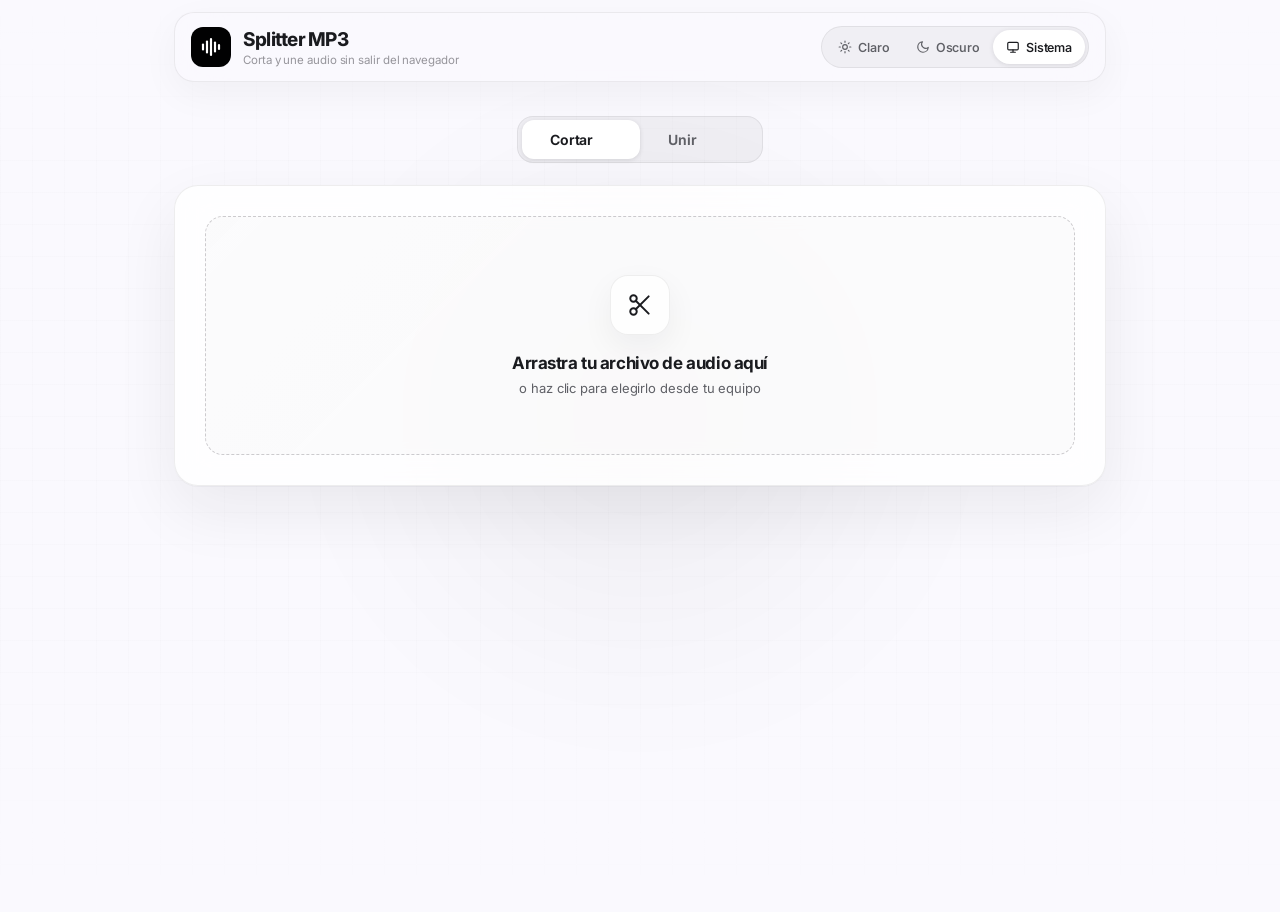
<file: index.html>
<!DOCTYPE html>
<html lang="es">
<head>
<meta charset="UTF-8">
<meta name="viewport" content="width=device-width,initial-scale=1,maximum-scale=1,user-scalable=no,viewport-fit=cover">
<meta http-equiv="Cache-Control" content="no-cache, no-store, must-revalidate">
<title>Splitter MP3</title>
<style>
  html,body{margin:0;min-height:100%;background:#faf9fe;font-family:Inter,-apple-system,BlinkMacSystemFont,"Segoe UI",sans-serif}
  #loader{min-height:100vh;display:grid;place-items:center;color:#77767b;font-size:13px;letter-spacing:.01em}
  @media(prefers-color-scheme:dark){html,body{background:#0b0b0d}#loader{color:#98989f}}
</style>
</head>
<body>
<div id="loader">Abriendo Splitter MP3…</div>
<script>
(async()=>{
  const response=await fetch('./splitter-app.html?v=20260731-notices28',{cache:'no-store'});
  if(!response.ok)throw new Error('No se pudo cargar Splitter MP3.');
  let source=await response.text();
  source=source.replace('</head>','<link rel="stylesheet" href="./aux-minimal.css?v=20260731-aux1"></head>');
  document.open();document.write(source);document.close();
})().catch(error=>{console.error(error);document.getElementById('loader').textContent='No se pudo abrir Splitter MP3. Recarga la página.'});
</script>
</body>
</html>
</file>
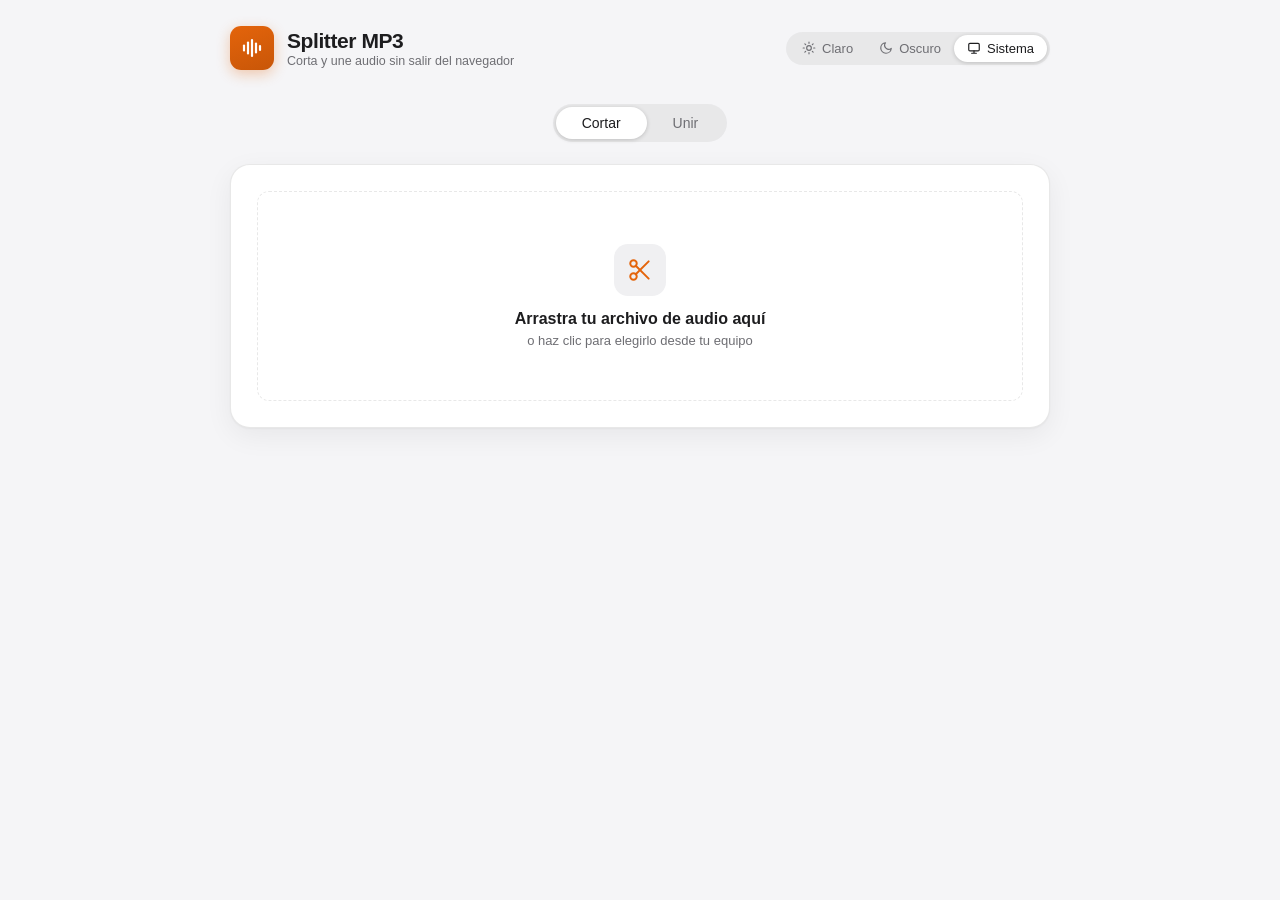
<file: splitter-app.html>
<!DOCTYPE html>
<html lang="es">
<head>
<meta charset="UTF-8">
<meta name="viewport" content="width=device-width,initial-scale=1,maximum-scale=1,user-scalable=no,viewport-fit=cover">
<title>Splitter MP3 — Corta y une audio en tu navegador</title>
<meta name="description" content="Corta y une archivos de audio (MP3, WAV, M4A, FLAC y más) directamente en tu navegador. Sin subir nada a ningún servidor.">
<link rel="icon" href='data:image/svg+xml,<svg xmlns="http://www.w3.org/2000/svg" viewBox="0 0 64 64"><rect width="64" height="64" rx="14" fill="%23E4640B"/><g stroke="white" stroke-width="4" stroke-linecap="round"><line x1="14" y1="26" x2="14" y2="38"/><line x1="23" y1="18" x2="23" y2="46"/><line x1="32" y1="12" x2="32" y2="52"/><line x1="41" y1="20" x2="41" y2="44"/><line x1="50" y1="27" x2="50" y2="37"/></g></svg>'>
<style>
  /* ---------- Tokens ---------- */
  :root{
    --accent:        #E4640B;
    --accent-strong: #C85608;
    --accent-soft:   rgba(228,100,11,.12);
    --radius-l: 20px;
    --radius-m: 12px;
    --radius-s: 9px;
    --font: -apple-system, BlinkMacSystemFont, "SF Pro Text", "Segoe UI", Roboto, "Helvetica Neue", Arial, sans-serif;
    --shadow-card: 0 1px 2px rgba(0,0,0,.04), 0 8px 28px rgba(0,0,0,.06);
    --dur: .22s;
  }
  :root[data-theme="light"]{
    color-scheme: light;
    --bg:        #F5F5F7;
    --surface:   #FFFFFF;
    --surface-2: #F0F0F2;
    --text:      #1D1D1F;
    --text-2:    #6E6E73;
    --text-3:    #9B9BA0;
    --border:    rgba(0,0,0,.09);
    --wave-idle: #C9C9CE;
    --dim:       rgba(245,245,247,.62);
    --seg-bg:    rgba(0,0,0,.055);
    --seg-pill:  #FFFFFF;
  }
  :root[data-theme="dark"]{
    color-scheme: dark;
    --accent:        #FF9F0A;
    --accent-strong: #FFB340;
    --accent-soft:   rgba(255,159,10,.14);
    --bg:        #0B0B0D;
    --surface:   #1C1C1E;
    --surface-2: #26262A;
    --text:      #F5F5F7;
    --text-2:    #98989F;
    --text-3:    #6C6C72;
    --border:    rgba(255,255,255,.10);
    --wave-idle: #48484E;
    --dim:       rgba(11,11,13,.62);
    --seg-bg:    rgba(255,255,255,.08);
    --seg-pill:  #3A3A3E;
    --shadow-card: 0 1px 2px rgba(0,0,0,.4), 0 10px 30px rgba(0,0,0,.45);
  }

  *{ box-sizing:border-box; margin:0; padding:0; }
  html{ -webkit-text-size-adjust:100%; }
  body{
    font-family:var(--font);
    background:var(--bg);
    color:var(--text);
    min-height:100vh;
    overflow-x:hidden;
    -webkit-font-smoothing:antialiased;
    transition:background var(--dur) ease, color var(--dur) ease;
  }
  button{ font-family:inherit; cursor:pointer; }
  input{ font-family:inherit; }
  :focus-visible{ outline:2px solid var(--accent); outline-offset:2px; border-radius:6px; }

  /* ---------- Layout ---------- */
  .wrap{ max-width:860px; margin:0 auto; padding:0 20px 64px; }

  header{
    display:flex; align-items:center; justify-content:space-between;
    padding:26px 0 8px; gap:16px; flex-wrap:wrap;
  }
  .brand{ display:flex; align-items:center; gap:13px; }
  .brand-icon{
    width:44px; height:44px; border-radius:11px; flex:none;
    background:linear-gradient(160deg, var(--accent), var(--accent-strong));
    display:grid; place-items:center;
    box-shadow:0 4px 14px rgba(228,100,11,.32);
  }
  .brand-icon svg{ display:block; }
  .brand h1{ font-size:21px; font-weight:700; letter-spacing:-.02em; }
  .brand p{ font-size:12.5px; color:var(--text-2); margin-top:1px; }

  /* Segmented control (tema y pestañas) */
  .seg{
    position:relative; display:inline-flex; align-items:center;
    background:var(--seg-bg); border-radius:999px; padding:3px;
    user-select:none;
  }
  .seg button{
    position:relative; z-index:1; border:0; background:transparent;
    padding:6px 13px; border-radius:999px; font-size:13px; font-weight:500;
    color:var(--text-2); display:flex; align-items:center; gap:6px;
    transition:color var(--dur) ease;
  }
  .seg button[aria-pressed="true"]{ color:var(--text); }
  .seg .pill{
    position:absolute; top:3px; bottom:3px; border-radius:999px;
    background:var(--seg-pill);
    box-shadow:0 1px 4px rgba(0,0,0,.18);
    transition:left var(--dur) cubic-bezier(.3,.9,.35,1), width var(--dur) cubic-bezier(.3,.9,.35,1);
    z-index:0;
  }
  .seg svg{ width:14px; height:14px; }

  .tabs-row{ display:flex; justify-content:center; margin:26px 0 22px; }
  .tabs-row .seg button{ padding:8px 26px; font-size:14px; }

  /* ---------- Card ---------- */
  .card{
    background:var(--surface);
    border:1px solid var(--border);
    border-radius:var(--radius-l);
    box-shadow:var(--shadow-card);
    padding:26px;
    transition:background var(--dur) ease, border-color var(--dur) ease;
  }
  .panel{ display:none; }
  .panel.active{ display:block; animation:fadeUp .3s ease; }
  @keyframes fadeUp{ from{ opacity:0; transform:translateY(6px);} to{ opacity:1; transform:none;} }

  /* ---------- Dropzone ---------- */
  .dropzone{
    border:1.6px dashed var(--border);
    border-radius:var(--radius-m);
    padding:52px 24px;
    text-align:center;
    color:var(--text-2);
    transition:border-color var(--dur) ease, background var(--dur) ease;
    cursor:pointer;
  }
  .dropzone.dragover{ border-color:var(--accent); background:var(--accent-soft); }
  .dropzone .dz-icon{
    width:52px; height:52px; margin:0 auto 14px; border-radius:14px;
    background:var(--surface-2); display:grid; place-items:center; color:var(--accent);
  }
  .dropzone h3{ font-size:16px; font-weight:600; color:var(--text); margin-bottom:5px; }
  .dropzone p{ font-size:13px; }
  .dropzone .formats{ margin-top:14px; font-size:11.5px; color:var(--text-3); letter-spacing:.02em; }

  /* ---------- Editor de recorte ---------- */
  .file-row{
    display:flex; align-items:center; gap:12px; margin-bottom:20px; flex-wrap:wrap;
  }
  .badge{
    font-size:11px; font-weight:700; letter-spacing:.06em;
    color:var(--accent-strong); background:var(--accent-soft);
    padding:4px 9px; border-radius:6px; text-transform:uppercase;
  }
  .file-info{ min-width:0; flex:1 1 auto; }
  .file-name{ font-size:14.5px; font-weight:600; overflow:hidden; text-overflow:ellipsis; white-space:nowrap; max-width:100%; }
  .file-meta{ font-size:12.5px; color:var(--text-2); }
  .link-btn{
    margin-left:auto; border:0; background:none; color:var(--accent);
    font-size:13px; font-weight:500; padding:4px 2px;
  }
  .link-btn:hover{ text-decoration:underline; }

  /* Waveform + trimmer */
  .trim-shell{ padding:14px 0 4px; }
  .wave-box{
    position:relative; height:150px; border-radius:var(--radius-m);
    background:var(--surface-2); overflow:visible; touch-action:none;
  }
  #waveCanvas{ position:absolute; inset:0; width:100%; height:100%; border-radius:var(--radius-m); display:block; }
  .dim-left,.dim-right{
    position:absolute; top:0; bottom:0; background:var(--dim);
    pointer-events:none; border-radius:var(--radius-m) 0 0 var(--radius-m);
  }
  .dim-right{ border-radius:0 var(--radius-m) var(--radius-m) 0; }

  .sel-frame{
    position:absolute; top:-3px; bottom:-3px;
    border:3px solid var(--accent);
    border-left:none; border-right:none;
    cursor:grab;
  }
  .sel-frame:active{ cursor:grabbing; }
  .handle{
    position:absolute; top:-3px; bottom:-3px; width:22px;
    background:transparent; z-index:8;
    touch-action:none; cursor:ew-resize; border:0; user-select:none;
  }
  .handle::before{
    content:''; position:absolute; top:0; bottom:0; width:3px;
    background:var(--accent); border-radius:2px;
  }
  .handle.left::before{ right:0; }
  .handle.right::before{ left:0; }

  .time-tag{
    position:absolute; top:-34px; transform:translateX(-50%);
    background:var(--text); color:var(--bg);
    font-size:11.5px; font-weight:600; font-variant-numeric:tabular-nums;
    padding:3px 8px; border-radius:7px; white-space:nowrap; pointer-events:none;
    transition:opacity var(--dur) ease;
  }
  .time-tag.pos{ background:var(--accent); color:#fff; }
  .playhead{
    position:absolute; top:0; bottom:0; width:2px; background:var(--text);
    border-radius:2px; display:none; z-index:6;
    pointer-events:auto; cursor:ew-resize; touch-action:none;
  }
  .playhead::after{ content:''; position:absolute; top:0; bottom:0; left:-8px; right:-8px; }

  .ruler{
    display:flex; justify-content:space-between; margin-top:8px;
    font-size:11px; color:var(--text-3); font-variant-numeric:tabular-nums;
  }

  /* Transporte + lecturas */
  .transport{
    display:flex; align-items:center; gap:18px; margin-top:20px; flex-wrap:wrap;
  }
  .play-btn{
    width:52px; height:52px; border-radius:50%; border:0; flex:none;
    background:var(--accent); color:#fff;
    display:grid; place-items:center;
    box-shadow:0 5px 16px rgba(228,100,11,.35);
    transition:transform .15s ease, background var(--dur) ease;
  }
  .play-btn:hover{ transform:scale(1.05); }
  .play-btn:active{ transform:scale(.96); }
  .play-btn svg{ width:20px; height:20px; }
  .readouts{ display:flex; gap:26px; flex-wrap:wrap; }
  @media (max-width:560px){
    .readouts{ gap:14px; }
    .readout .val{ font-size:16px; }
  }
  .readout .lbl{ font-size:11px; font-weight:600; letter-spacing:.07em; text-transform:uppercase; color:var(--text-3); }
  .readout .val{ font-size:19px; font-weight:600; font-variant-numeric:tabular-nums; letter-spacing:-.01em; margin-top:2px; }
  .readout .val.acc{ color:var(--accent-strong); }

  .zoom-btn{
    width:44px; height:44px; border-radius:50%; border:1px solid var(--border);
    background:var(--surface-2); color:var(--text-2); flex:none;
    display:grid; place-items:center;
    transition:background var(--dur) ease, color var(--dur) ease, border-color var(--dur) ease, transform .15s ease;
  }
  .zoom-btn:hover{ transform:scale(1.05); }
  .zoom-btn[aria-pressed="true"]{
    background:var(--accent); border-color:var(--accent); color:#fff;
    box-shadow:0 4px 12px rgba(228,100,11,.32);
  }
  .zoom-btn svg{ width:18px; height:18px; }

  .repeat-control{
    display:flex; align-items:center; justify-content:center; gap:9px;
    margin:12px 0 2px; flex-wrap:wrap;
  }
  .repeat-label{ font-size:11px; font-weight:650; color:var(--text-3); letter-spacing:.055em; text-transform:uppercase; }
  .repeat-modes{
    display:inline-flex; align-items:center; gap:3px; padding:3px;
    border-radius:999px; background:var(--surface-2); border:1px solid var(--border);
  }
  .repeat-mode{
    min-height:32px; padding:6px 12px; border:0; border-radius:999px;
    background:transparent; color:var(--text-2); font-size:12px; font-weight:600;
    transition:background var(--dur) ease, color var(--dur) ease, box-shadow var(--dur) ease;
  }
  .repeat-mode[aria-pressed="true"]{
    background:var(--surface); color:var(--accent-strong); box-shadow:0 1px 4px rgba(0,0,0,.12);
  }

  /* Entradas de tiempo */
  .time-grid{
    display:grid; grid-template-columns:1fr 1fr; gap:18px;
    margin-top:24px;
  }
  @media (max-width:560px){ .time-grid{ grid-template-columns:1fr; } }
  .time-field{
    background:var(--surface-2); border-radius:var(--radius-m); padding:14px 16px;
  }
  .time-field .lbl{
    font-size:11px; font-weight:600; letter-spacing:.07em; text-transform:uppercase;
    color:var(--text-3); margin-bottom:9px; display:block;
  }
  .hms{ display:flex; align-items:center; gap:6px; }
  .hms input{
    width:64px; text-align:center; font-size:16px; font-weight:600;
    font-variant-numeric:tabular-nums;
    background:var(--surface); color:var(--text);
    border:1px solid var(--border); border-radius:var(--radius-s);
    padding:8px 4px; -moz-appearance:textfield;
  }
  .hms input::-webkit-outer-spin-button,
  .hms input::-webkit-inner-spin-button{ -webkit-appearance:none; margin:0; }
  .hms input:focus{ border-color:var(--accent); outline:none; }
  .hms .sep{ color:var(--text-3); font-weight:600; }
  .hms .unit-row{ display:flex; gap:6px; }
  .unit-caption{ display:flex; gap:6px; margin-top:5px; }
  .unit-caption span{ width:64px; text-align:center; font-size:10px; color:var(--text-3); letter-spacing:.04em; }
  .unit-caption .sp{ width:9px; }

  /* Botones de acción */
  .actions{ margin-top:26px; display:flex; align-items:center; gap:16px; flex-wrap:wrap; }
  .btn-primary{
    border:0; border-radius:999px; padding:13px 30px;
    background:var(--accent); color:#fff;
    font-size:15px; font-weight:600; letter-spacing:-.01em;
    display:inline-flex; align-items:center; gap:9px;
    box-shadow:0 5px 16px rgba(228,100,11,.35);
    transition:transform .15s ease, background var(--dur) ease, opacity var(--dur) ease;
  }
  .btn-primary:hover{ background:var(--accent-strong); transform:translateY(-1px); }
  .btn-primary:disabled{ opacity:.45; transform:none; cursor:default; box-shadow:none; }
  .btn-primary svg{ width:16px; height:16px; }

  .progress{
    flex:1; min-width:160px; height:6px; border-radius:999px;
    background:var(--surface-2); overflow:hidden; display:none;
  }
  .progress .bar{
    height:100%; width:0%; border-radius:999px;
    background:linear-gradient(90deg, var(--accent), var(--accent-strong));
    transition:width .2s ease;
  }
  .status-line{ font-size:12.5px; color:var(--text-2); min-height:18px; margin-top:10px; }

  /* ---------- Unir ---------- */
  .join-list{ list-style:none; margin:18px 0 4px; display:flex; flex-direction:column; gap:9px; }
  .join-item{
    display:flex; align-items:center; gap:12px;
    background:var(--surface-2); border-radius:var(--radius-m);
    padding:11px 14px;
  }
  .join-item .num{
    width:26px; height:26px; border-radius:50%; flex:none;
    background:var(--accent-soft); color:var(--accent-strong);
    display:grid; place-items:center; font-size:12.5px; font-weight:700;
    font-variant-numeric:tabular-nums;
  }
  .join-item .jname{ font-size:13.5px; font-weight:500; overflow:hidden; text-overflow:ellipsis; white-space:nowrap; flex:1; min-width:0; }
  .join-item .jmeta{ font-size:11.5px; color:var(--text-3); flex:none; }
  .icon-btn{
    width:30px; height:30px; border-radius:8px; border:0; flex:none;
    background:transparent; color:var(--text-2);
    display:grid; place-items:center;
    transition:background var(--dur) ease, color var(--dur) ease;
  }
  .icon-btn:hover{ background:var(--surface); color:var(--text); }
  .icon-btn:disabled{ opacity:.3; cursor:default; }
  .icon-btn svg{ width:15px; height:15px; }
  .warn{
    margin-top:14px; font-size:13px; color:#B3261E;
    background:rgba(179,38,30,.09); border-radius:var(--radius-s);
    padding:10px 14px; display:none;
  }
  :root[data-theme="dark"] .warn{ color:#FF6961; background:rgba(255,105,97,.12); }
  .add-more{
    margin-top:14px; width:100%; border:1.6px dashed var(--border);
    background:none; color:var(--text-2); border-radius:var(--radius-m);
    padding:13px; font-size:13.5px; font-weight:500;
    transition:border-color var(--dur) ease, color var(--dur) ease;
  }
  .add-more:hover{ border-color:var(--accent); color:var(--accent); }

  footer{
    text-align:center; margin-top:34px; font-size:12px; color:var(--text-3);
    line-height:1.7;
  }

  @media (prefers-reduced-motion: reduce){
    *{ transition:none !important; animation:none !important; }
  }


  /* SPLITTER_NATIVE_PATCH_V3 */
  html,body{overscroll-behavior:none!important}
  body{touch-action:pan-y!important}
  .wave-box,#waveCanvas,.sel-frame,.handle,.playhead{touch-action:none!important}
  .editor-tools{display:flex;align-items:center;justify-content:center;gap:8px;margin:14px 0 2px}
  .editor-tool{width:42px;height:42px;border:1px solid var(--border);border-radius:11px;background:var(--surface-2);color:var(--text-2);display:grid;place-items:center;transition:transform .15s ease,color .15s ease,background .15s ease}
  .editor-tool:hover{color:var(--text);transform:translateY(-1px)}
  .editor-tool:active{transform:scale(.95)}
  .editor-tool:disabled{opacity:.35;cursor:default;transform:none}
  .editor-tool.danger{color:#d34b3f}
  .editor-tool svg{width:20px;height:20px;fill:none;stroke:currentColor;stroke-width:1.8;stroke-linecap:round;stroke-linejoin:round}

  /* Fragmentos conservados dentro de la misma onda. */
  .clip-layer{position:absolute;inset:0;z-index:5;pointer-events:none;overflow:hidden;border-radius:var(--radius-m)}
  .clip-segment-mark{position:absolute;top:4px;bottom:4px;border:1px solid var(--accent);border-radius:6px;opacity:.52}
  .clip-segment-mark.active{opacity:1;border-color:var(--accent);box-shadow:inset 0 0 0 1px var(--accent-soft)}
  .clip-segment-mark span{position:absolute;top:5px;left:50%;transform:translateX(-50%);min-width:18px;height:18px;padding:0 5px;border-radius:999px;background:var(--surface);color:var(--accent-strong);border:1px solid var(--border);font-size:10px;font-weight:700;line-height:16px;text-align:center;font-variant-numeric:tabular-nums}
  .clip-segment-mark.active span{background:var(--accent);border-color:var(--accent);color:#fff}
  .wave-nav{position:relative;height:38px;margin-top:7px;touch-action:none;user-select:none;-webkit-user-select:none}
  .wave-nav[hidden]{display:none}
  .wave-nav-label{position:absolute;top:0;left:0;font-size:9.5px;font-weight:650;letter-spacing:.055em;text-transform:uppercase;color:var(--text-3)}
  .wave-nav-track{position:absolute;left:0;right:0;top:19px;height:10px;overflow:hidden;border:1px solid var(--border);border-radius:999px;background:var(--surface-2)}
  .wave-nav-segment{position:absolute;top:0;bottom:0;background:var(--wave-idle);border-right:1px solid var(--surface)}
  .wave-nav-segment:last-child{border-right:0}
  .wave-nav-window{position:absolute;top:13px;height:23px;min-width:34px;padding:0;border:2px solid var(--accent);border-radius:8px;background:var(--accent-soft);box-shadow:0 2px 8px rgba(0,0,0,.12);cursor:grab;touch-action:none}
  .wave-nav-window:active{cursor:grabbing}
  .wave-nav-window::after{content:'';position:absolute;left:50%;top:6px;width:15px;height:7px;transform:translateX(-50%);border-top:2px solid var(--accent);border-bottom:2px solid var(--accent);opacity:.9}

</style>
</head>
<body>
<div class="wrap">

  <header>
    <div class="brand">
      <div class="brand-icon" aria-hidden="true">
        <svg width="24" height="24" viewBox="0 0 24 24" fill="none" stroke="white" stroke-width="2.2" stroke-linecap="round">
          <line x1="4"  y1="9.5" x2="4"  y2="14.5"/>
          <line x1="8"  y1="6.5" x2="8"  y2="17.5"/>
          <line x1="12" y1="4"   x2="12" y2="20"/>
          <line x1="16" y1="7.5" x2="16" y2="16.5"/>
          <line x1="20" y1="10"  x2="20" y2="14"/>
        </svg>
      </div>
      <div>
        <h1>Splitter MP3</h1>
        <p>Corta y une audio sin salir del navegador</p>
      </div>
    </div>

    <div class="seg" id="themeSeg" role="group" aria-label="Apariencia">
      <div class="pill" id="themePill"></div>
      <button type="button" data-theme-opt="light" aria-pressed="false" title="Modo claro">
        <svg viewBox="0 0 24 24" fill="none" stroke="currentColor" stroke-width="2" stroke-linecap="round"><circle cx="12" cy="12" r="4"/><path d="M12 2v2M12 20v2M4.9 4.9l1.4 1.4M17.7 17.7l1.4 1.4M2 12h2M20 12h2M4.9 19.1l1.4-1.4M17.7 6.3l1.4-1.4"/></svg>
        <span>Claro</span>
      </button>
      <button type="button" data-theme-opt="dark" aria-pressed="false" title="Modo oscuro">
        <svg viewBox="0 0 24 24" fill="none" stroke="currentColor" stroke-width="2" stroke-linecap="round" stroke-linejoin="round"><path d="M21 12.8A9 9 0 1 1 11.2 3a7 7 0 0 0 9.8 9.8z"/></svg>
        <span>Oscuro</span>
      </button>
      <button type="button" data-theme-opt="system" aria-pressed="false" title="Seguir al sistema">
        <svg viewBox="0 0 24 24" fill="none" stroke="currentColor" stroke-width="2" stroke-linecap="round" stroke-linejoin="round"><rect x="3" y="4" width="18" height="13" rx="2"/><path d="M8 21h8M12 17v4"/></svg>
        <span>Sistema</span>
      </button>
    </div>
  </header>

  <div class="tabs-row">
    <div class="seg" id="tabSeg" role="tablist" aria-label="Herramientas">
      <div class="pill" id="tabPill"></div>
      <button type="button" role="tab" data-tab="cut"  aria-pressed="true"  aria-controls="panelCut">Cortar</button>
      <button type="button" role="tab" data-tab="join" aria-pressed="false" aria-controls="panelJoin">Unir</button>
    </div>
  </div>

  <!-- ================= CORTAR ================= -->
  <section class="panel active" id="panelCut" role="tabpanel">
    <div class="card">

      <div class="dropzone" id="dzCut" tabindex="0" role="button" aria-label="Elegir archivo de audio para cortar">
        <div class="dz-icon">
          <svg width="26" height="26" viewBox="0 0 24 24" fill="none" stroke="currentColor" stroke-width="1.8" stroke-linecap="round" stroke-linejoin="round"><circle cx="6" cy="6" r="3"/><circle cx="6" cy="18" r="3"/><path d="M8.1 8.1 20 20M20 4 8.1 15.9"/></svg>
        </div>
        <h3>Arrastra tu archivo de audio aquí</h3>
        <p>o haz clic para elegirlo desde tu equipo</p>
      </div>
      <input type="file" id="fileCut" accept=".mp3,.wav,.m4a,.aac,.ogg,.oga,.opus,.flac,.aiff,.aif,.wma,audio/*" hidden>

      <div id="editor" hidden>
        <div class="file-row">
          <span class="badge" id="fmtBadge">MP3</span>
          <div class="file-info">
            <div class="file-name" id="fName">archivo.mp3</div>
            <div class="file-meta" id="fMeta">—</div>
          </div>
          <button type="button" class="link-btn" id="changeFile">Cambiar archivo</button>
        </div>

        <div class="trim-shell">
          <div class="wave-box" id="waveBox">
            <canvas id="waveCanvas"></canvas>
            <div class="dim-left"  id="dimL"></div>
            <div class="dim-right" id="dimR"></div>
            <div class="playhead"  id="playhead"></div>
            <div class="sel-frame" id="selFrame" title="Haz clic o arrastra para mover el cursor"></div>
            <div class="handle left" id="hL" role="slider" tabindex="0" aria-label="Ajustar inicio del fragmento"></div>
            <div class="handle right" id="hR" role="slider" tabindex="0" aria-label="Ajustar fin del fragmento"></div>
            <div class="time-tag" id="tagL">0:00.0</div>
            <div class="time-tag" id="tagR">0:00.0</div>
            <div class="time-tag pos" id="tagP" style="display:none">0:00.0</div>
          </div>
          <div class="ruler"><span id="rulerStart">0:00</span><span id="rulerMid">—</span><span id="rulerEnd">—</span></div>
          <div class="wave-nav" id="waveNav" hidden>
            <span class="wave-nav-label">Desplazar onda ampliada</span>
            <div class="wave-nav-track" id="waveNavTrack"></div>
            <button type="button" class="wave-nav-window" id="waveNavWindow" role="slider" aria-label="Desplazar la vista ampliada del audio" aria-valuemin="0" aria-valuenow="0"></button>
          </div>
        </div>

        <div class="transport">
          <button type="button" class="zoom-btn" id="btnToStart" title="Reiniciar al inicio del recorte" aria-label="Reiniciar al inicio del recorte">
            <svg viewBox="0 0 24 24" fill="none" stroke="currentColor" stroke-width="2" stroke-linecap="round" stroke-linejoin="round"><path d="M19 20 9 12l10-8v16z" fill="currentColor" stroke="none"/><line x1="5" y1="5" x2="5" y2="19"/></svg>
          </button>
          <button type="button" class="play-btn" id="playBtn" aria-label="Reproducir la selección">
            <svg id="icoPlay" viewBox="0 0 24 24" fill="currentColor"><path d="M8 5.5v13a1 1 0 0 0 1.54.84l10-6.5a1 1 0 0 0 0-1.68l-10-6.5A1 1 0 0 0 8 5.5z"/></svg>
            <svg id="icoPause" viewBox="0 0 24 24" fill="currentColor" style="display:none"><rect x="6" y="5" width="4" height="14" rx="1.2"/><rect x="14" y="5" width="4" height="14" rx="1.2"/></svg>
          </button>
          <div class="readouts">
            <div class="readout"><div class="lbl">Posición</div><div class="val" id="roPos">0:00.0</div></div>
            <div class="readout"><div class="lbl">Inicio</div><div class="val" id="roStart">0:00.0</div></div>
            <div class="readout"><div class="lbl">Fin</div><div class="val" id="roEnd">0:00.0</div></div>
            <div class="readout"><div class="lbl">Selección</div><div class="val acc" id="roDur">0:00.0</div></div>
          </div>
        </div>

        <div class="repeat-control" role="group" aria-label="Modo de repetición">
          <span class="repeat-label">Repetición</span>
          <div class="repeat-modes">
            <button type="button" class="repeat-mode" data-loop-mode="none" aria-pressed="true">No repetir</button>
            <button type="button" class="repeat-mode" data-loop-mode="clip" aria-pressed="false">Fragmento</button>
            <button type="button" class="repeat-mode" data-loop-mode="all" aria-pressed="false">Todo</button>
          </div>
        </div>

        <div class="time-grid">
          <div class="time-field">
            <span class="lbl">Inicio del recorte</span>
            <div class="hms">
              <input type="number" id="sH" min="0" max="99" step="1" value="0" inputmode="numeric" aria-label="Horas de inicio">
              <span class="sep">:</span>
              <input type="number" id="sM" min="0" max="59" step="1" value="0" inputmode="numeric" aria-label="Minutos de inicio">
              <span class="sep">:</span>
              <input type="number" id="sS" min="0" max="59.9" step="0.1" value="0" inputmode="decimal" aria-label="Segundos de inicio">
            </div>
            <div class="unit-caption"><span>horas</span><span class="sp"></span><span>min</span><span class="sp"></span><span>seg</span></div>
          </div>
          <div class="time-field">
            <span class="lbl">Fin del recorte</span>
            <div class="hms">
              <input type="number" id="eH" min="0" max="99" step="1" value="0" inputmode="numeric" aria-label="Horas de fin">
              <span class="sep">:</span>
              <input type="number" id="eM" min="0" max="59" step="1" value="0" inputmode="numeric" aria-label="Minutos de fin">
              <span class="sep">:</span>
              <input type="number" id="eS" min="0" max="59.9" step="0.1" value="0" inputmode="decimal" aria-label="Segundos de fin">
            </div>
            <div class="unit-caption"><span>horas</span><span class="sp"></span><span>min</span><span class="sp"></span><span>seg</span></div>
          </div>
        </div>

        <div class="actions">
          <button type="button" class="btn-primary" id="btnCut">
            <svg viewBox="0 0 24 24" fill="none" stroke="currentColor" stroke-width="2" stroke-linecap="round" stroke-linejoin="round"><path d="M12 3v12"/><path d="m7 10 5 5 5-5"/><path d="M5 21h14"/></svg>
            Exportar audio editado
          </button>
          <div class="progress" id="progCut"><div class="bar" id="barCut"></div></div>
        </div>
        <div class="status-line" id="statCut"></div>
      </div>

    </div>
  </section>

  <!-- ================= UNIR ================= -->
  <section class="panel" id="panelJoin" role="tabpanel">
    <div class="card">

      <div class="dropzone" id="dzJoin" tabindex="0" role="button" aria-label="Elegir archivos de audio para unir">
        <div class="dz-icon">
          <svg width="26" height="26" viewBox="0 0 24 24" fill="none" stroke="currentColor" stroke-width="1.8" stroke-linecap="round" stroke-linejoin="round"><path d="M8 7h8M8 12h8M8 17h5"/><rect x="3" y="3" width="18" height="18" rx="4"/></svg>
        </div>
        <h3>Arrastra dos o más archivos aquí</h3>
        <p>Se unirán en el orden de la lista · deben tener el mismo formato</p>
      </div>
      <input type="file" id="fileJoin" accept=".mp3,.wav,.m4a,.aac,.ogg,.oga,.opus,.flac,.aiff,.aif,.wma,audio/*" multiple hidden>

      <div id="joinEditor" hidden>
        <ul class="join-list" id="joinList"></ul>
        <div class="warn" id="joinWarn">Los archivos tienen formatos distintos. Para unirlos sin pérdida deben compartir la misma extensión (por ejemplo, todos .mp3).</div>
        <button type="button" class="add-more" id="addMore">＋ Añadir más archivos</button>

        <div class="actions">
          <button type="button" class="btn-primary" id="btnJoin">
            <svg viewBox="0 0 24 24" fill="none" stroke="currentColor" stroke-width="2" stroke-linecap="round" stroke-linejoin="round"><path d="M12 3v12"/><path d="m7 10 5 5 5-5"/><path d="M5 21h14"/></svg>
            Exportar audio unido
          </button>
          <div class="progress" id="progJoin"><div class="bar" id="barJoin"></div></div>
        </div>
        <div class="status-line" id="statJoin"></div>
      </div>

    </div>
  </section>
</div>

<script>
(function(){
  'use strict';

  /* ============ Utilidades ============ */
  const $ = id => document.getElementById(id);
  const clamp = (v,a,b) => Math.min(b, Math.max(a, v));

  function fmtTime(t, withTenths){
    t = Math.max(0, t || 0);
    const h = Math.floor(t/3600), m = Math.floor((t%3600)/60);
    const s = t % 60;
    const sTxt = withTenths ? s.toFixed(1).padStart(4,'0') : String(Math.floor(s)).padStart(2,'0');
    return (h>0 ? h + ':' + String(m).padStart(2,'0') : String(m)) + ':' + sTxt;
  }
  function fmtSize(bytes){
    if (bytes < 1024*1024) return (bytes/1024).toFixed(0) + ' KB';
    return (bytes/1024/1024).toFixed(1) + ' MB';
  }
  function extOf(name){
    const i = name.lastIndexOf('.');
    return i >= 0 ? name.slice(i+1).toLowerCase() : '';
  }
  function baseOf(name){
    const i = name.lastIndexOf('.');
    return i >= 0 ? name.slice(0, i) : name;
  }

  /* ============ Tema (claro / oscuro / sistema) ============ */
  const mql = window.matchMedia('(prefers-color-scheme: dark)');
  function storedTheme(){
    try { return localStorage.getItem('splitter-theme') || 'system'; } catch(e){ return 'system'; }
  }
  function saveTheme(v){
    try { localStorage.setItem('splitter-theme', v); } catch(e){ console.debug('No se pudo guardar el tema.', e); }
  }
  function applyTheme(pref){
    const resolved = pref === 'system' ? (mql.matches ? 'dark' : 'light') : pref;
    document.documentElement.dataset.theme = resolved;
    const seg = $('themeSeg');
    seg.querySelectorAll('button').forEach(b => {
      b.setAttribute('aria-pressed', String(b.dataset.themeOpt === pref));
    });
    movePill($('themePill'), seg.querySelector('[aria-pressed="true"]'));
    if (typeof drawWave === 'function') requestAnimationFrame(drawWave);
  }
  function movePill(pill, btn){
    if (!btn) return;
    pill.style.left  = btn.offsetLeft + 'px';
    pill.style.width = btn.offsetWidth + 'px';
  }
  $('themeSeg').addEventListener('click', e => {
    const b = e.target.closest('button[data-theme-opt]');
    if (!b) return;
    saveTheme(b.dataset.themeOpt);
    applyTheme(b.dataset.themeOpt);
  });
  mql.addEventListener('change', () => { if (storedTheme() === 'system') applyTheme('system'); });

  /* ============ Pestañas ============ */
  $('tabSeg').addEventListener('click', e => {
    const b = e.target.closest('button[data-tab]');
    if (!b) return;
    $('tabSeg').querySelectorAll('button').forEach(x => x.setAttribute('aria-pressed', String(x === b)));
    movePill($('tabPill'), b);
    $('panelCut').classList.toggle('active',  b.dataset.tab === 'cut');
    $('panelJoin').classList.toggle('active', b.dataset.tab === 'join');
  });

  window.addEventListener('resize', () => {
    movePill($('themePill'), $('themeSeg').querySelector('[aria-pressed="true"]'));
    movePill($('tabPill'),   $('tabSeg').querySelector('[aria-pressed="true"]'));
    resizeCanvas();
  });

  /* ============ ffmpeg.wasm (núcleo de un solo hilo, apto para GitHub Pages) ============ */
  const FF_LIB = [
    'https://unpkg.com/@ffmpeg/ffmpeg@0.11.6/dist/ffmpeg.min.js',
    'https://cdn.jsdelivr.net/npm/@ffmpeg/ffmpeg@0.11.6/dist/ffmpeg.min.js'
  ];
  const FF_CORE = [
    'https://unpkg.com/@ffmpeg/core-st@0.11.1/dist/ffmpeg-core.js',
    'https://cdn.jsdelivr.net/npm/@ffmpeg/core-st@0.11.1/dist/ffmpeg-core.js'
  ];
  let ffmpeg = null, ffLoading = null, ffLogTail = [];

  function loadScript(src){
    return new Promise((res, rej) => {
      const s = document.createElement('script');
      s.src = src;
      s.onload = () => res();
      s.onerror = () => rej(new Error('No se pudo cargar ' + src));
      document.head.appendChild(s);
    });
  }
  async function loadAny(list){
    let lastErr;
    for (const src of list){
      try { await loadScript(src); return; } catch(e){ lastErr = e; }
    }
    throw lastErr;
  }
  async function getFFmpeg(onStatus){
    if (ffmpeg && ffmpeg.isLoaded()) return ffmpeg;
    if (ffLoading) return ffLoading;
    ffLoading = (async () => {
      onStatus && onStatus('Preparando el motor de audio (solo la primera vez)…');
      if (!window.FFmpeg) await loadAny(FF_LIB);
      let lastErr;
      for (const core of FF_CORE){
        try {
          const inst = window.FFmpeg.createFFmpeg({ log:false, corePath: core, mainName:'main' });
          await inst.load();
          if (inst.setLogger) inst.setLogger(({ type, message }) => {
            if (!message) return;
            ffLogTail.push(String(message));
            if (ffLogTail.length > 30) ffLogTail.shift();
            // stderr de FFmpeg también contiene progreso normal; se conserva en ffLogTail y sólo se muestra si la operación falla.
          });
          ffmpeg = inst;
          return ffmpeg;
        } catch(e){ lastErr = e; }
      }
      throw lastErr || new Error('No se pudo iniciar ffmpeg');
    })();
    try { return await ffLoading; }
    finally { ffLoading = null; }
  }
  function ffCleanup(names){
    if (!ffmpeg) return;
    let entries=null;
    try { entries=ffmpeg.FS('readdir','/'); }
    catch(e){ console.debug('No se pudo inspeccionar el sistema temporal de FFmpeg.',e); }
    names.forEach(n => {
      if(entries && !entries.includes(n))return;
      try { ffmpeg.FS('unlink', n); }
      catch(e){ console.debug('[FFmpeg cleanup]', n, e); }
    });
  }
  function ffReadOutput(ff,name){
    try{
      const data=ff.FS('readFile',name);
      return data&&data.length?new Uint8Array(data):null;
    }catch(e){
      return null;
    }
  }
  async function ffRunChecked(ff,args,expectedOutput){
    try{
      await ff.run(...args);
    }catch(err){
      const data=expectedOutput?ffReadOutput(ff,expectedOutput):null;
      const message=err&&err.message?err.message:String(err||'');
      if(data&&/exit\s*\(0\)|terminated with exit\s*\(0\)/i.test(message)){
        console.debug('ffmpeg.wasm informó exit(0) como excepción; la salida válida se conserva.');
        return data;
      }
      throw err;
    }
    if(!expectedOutput)return null;
    const data=ffReadOutput(ff,expectedOutput);
    if(!data)throw new Error('FFmpeg terminó sin generar el archivo esperado: '+expectedOutput);
    return data;
  }
  function ffErrorMessage(err){
    const detail = ffLogTail.slice(-6).join(' | ');
    const base = err && err.message ? err.message : String(err || 'Error desconocido');
    return detail ? base + ' — ' + detail : base;
  }
  function downloadBytes(bytes, filename, mime){
    const blob = new Blob([bytes], { type: mime || 'application/octet-stream' });
    const url = URL.createObjectURL(blob);
    const a = document.createElement('a');
    a.href = url; a.download = filename;
    document.body.appendChild(a); a.click(); a.remove();
    setTimeout(() => URL.revokeObjectURL(url), 4000);
  }
  function encoderArgs(ext){
    switch ((ext || '').toLowerCase()){
      case 'mp3': return ['-c:a','libmp3lame','-q:a','2'];
      case 'wav': return ['-c:a','pcm_s16le'];
      case 'm4a': return ['-c:a','aac','-b:a','192k','-movflags','+faststart'];
      case 'aac': return ['-c:a','aac','-b:a','192k'];
      case 'flac': return ['-c:a','flac'];
      case 'ogg':
      case 'oga': return ['-c:a','libvorbis','-q:a','5'];
      case 'opus': return ['-c:a','libopus','-b:a','160k'];
      case 'aiff':
      case 'aif': return ['-c:a','pcm_s16be'];
      case 'wma': return ['-c:a','wmav2','-b:a','192k'];
      default: return [];
    }
  }
  const MIMES = { mp3:'audio/mpeg', wav:'audio/wav', m4a:'audio/mp4', aac:'audio/aac',
                  ogg:'audio/ogg', oga:'audio/ogg', opus:'audio/ogg', flac:'audio/flac',
                  aiff:'audio/aiff', aif:'audio/aiff', wma:'audio/x-ms-wma' };

  function writeAscii(view, offset, text){
    for (let i=0;i<text.length;i++) view.setUint8(offset+i,text.charCodeAt(i));
  }
  function buildEditedWav(buffer, plan){
    if (!buffer || !plan.length) throw new Error('No hay audio decodificado para exportar.');
    const rate=buffer.sampleRate;
    const channels=Math.max(1,buffer.numberOfChannels);
    const ranges=plan.map(clip=>{
      const start=clamp(Math.round(clip.start*rate),0,buffer.length);
      const end=clamp(Math.round(clip.end*rate),start,buffer.length);
      return {start,end,frames:end-start};
    }).filter(r=>r.frames>0);
    const frames=ranges.reduce((sum,r)=>sum+r.frames,0);
    if (!frames) throw new Error('La edición no contiene muestras de audio.');
    const bytesPerSample=2, blockAlign=channels*bytesPerSample;
    const dataSize=frames*blockAlign;
    if (dataSize>0xffffffff-44) throw new Error('El audio editado es demasiado grande para el WAV intermedio.');
    const out=new ArrayBuffer(44+dataSize);
    const view=new DataView(out);
    writeAscii(view,0,'RIFF'); view.setUint32(4,36+dataSize,true); writeAscii(view,8,'WAVE');
    writeAscii(view,12,'fmt '); view.setUint32(16,16,true); view.setUint16(20,1,true);
    view.setUint16(22,channels,true); view.setUint32(24,rate,true);
    view.setUint32(28,rate*blockAlign,true); view.setUint16(32,blockAlign,true); view.setUint16(34,16,true);
    writeAscii(view,36,'data'); view.setUint32(40,dataSize,true);
    const channelData=Array.from({length:channels},(_,ch)=>buffer.getChannelData(ch));
    let offset=44;
    for (const range of ranges){
      for (let frame=range.start;frame<range.end;frame++){
        for (let ch=0;ch<channels;ch++){
          const sample=clamp(channelData[ch][frame]||0,-1,1);
          const value=sample<0?Math.round(sample*0x8000):Math.round(sample*0x7fff);
          view.setInt16(offset,value,true); offset+=2;
        }
      }
    }
    return new Uint8Array(out);
  }
  async function decodeForExport(file, status){
    if (audioBuf) return audioBuf;
    const ff=await getFFmpeg(status);
    ffLogTail=[];
    const ext=extOf(file.name);
    const input='splitter_decode_input.'+(ext||'bin');
    const decoded='splitter_decode.wav';
    ffCleanup([input,decoded]);
    try{
      status && status('Decodificando el audio para una exportación fiable…');
      ff.FS('writeFile',input,await window.FFmpeg.fetchFile(file));
      const bytes=await ffRunChecked(ff,['-i',input,'-vn','-c:a','pcm_s16le',decoded],decoded);
      const copy=bytes.buffer.slice(bytes.byteOffset,bytes.byteOffset+bytes.byteLength);
      const AC=window.AudioContext||window.webkitAudioContext;
      if(!audioCtx)audioCtx=new AC();
      return await audioCtx.decodeAudioData(copy);
    }finally{
      ffCleanup([input,decoded]);
    }
  }
  async function decodeStandaloneFile(file,status,index){
    const AC=window.AudioContext||window.webkitAudioContext;
    if(!audioCtx)audioCtx=new AC();
    try{
      const raw=await file.arrayBuffer();
      return await audioCtx.decodeAudioData(raw.slice(0));
    }catch(browserError){
      const ff=await getFFmpeg(status);
      ffLogTail=[];
      const ext=extOf(file.name);
      const input='splitter_join_decode_'+index+'.'+(ext||'bin');
      const decoded='splitter_join_decode_'+index+'.wav';
      ffCleanup([input,decoded]);
      try{
        status&&status('Decodificando '+file.name+'…');
        ff.FS('writeFile',input,await window.FFmpeg.fetchFile(file));
        const bytes=await ffRunChecked(ff,['-i',input,'-vn','-c:a','pcm_s16le',decoded],decoded);
        const copy=bytes.buffer.slice(bytes.byteOffset,bytes.byteOffset+bytes.byteLength);
        return await audioCtx.decodeAudioData(copy);
      }catch(ffError){
        console.error('No se pudo decodificar para unir:',file.name,browserError,ffError);
        throw ffError;
      }finally{
        ffCleanup([input,decoded]);
      }
    }
  }
  function interpolatedSample(buffer,channel,pos,targetChannels){
    const count=buffer.numberOfChannels;
    const i0=Math.min(buffer.length-1,Math.max(0,Math.floor(pos)));
    const i1=Math.min(buffer.length-1,i0+1);
    const frac=Math.max(0,Math.min(1,pos-i0));
    const sampleChannel=ch=>{
      const data=buffer.getChannelData(Math.min(ch,count-1));
      return data[i0]+(data[i1]-data[i0])*frac;
    };
    if(targetChannels===1&&count>1){
      let sum=0;
      for(let ch=0;ch<count;ch++)sum+=sampleChannel(ch);
      return sum/count;
    }
    return sampleChannel(channel);
  }
  function buildJoinedWav(buffers){
    if(!buffers.length)throw new Error('No hay audios para unir.');
    const rate=buffers[0].sampleRate;
    const channels=Math.max(1,buffers[0].numberOfChannels);
    const framesPerBuffer=buffers.map(buffer=>Math.max(1,Math.round(buffer.duration*rate)));
    const frames=framesPerBuffer.reduce((a,b)=>a+b,0);
    const blockAlign=channels*2;
    const dataSize=frames*blockAlign;
    if(dataSize>0xffffffff-44)throw new Error('El audio unido es demasiado grande para el WAV intermedio.');
    const out=new ArrayBuffer(44+dataSize);
    const view=new DataView(out);
    writeAscii(view,0,'RIFF');view.setUint32(4,36+dataSize,true);writeAscii(view,8,'WAVE');
    writeAscii(view,12,'fmt ');view.setUint32(16,16,true);view.setUint16(20,1,true);
    view.setUint16(22,channels,true);view.setUint32(24,rate,true);
    view.setUint32(28,rate*blockAlign,true);view.setUint16(32,blockAlign,true);view.setUint16(34,16,true);
    writeAscii(view,36,'data');view.setUint32(40,dataSize,true);
    let offset=44;
    buffers.forEach((buffer,index)=>{
      const outFrames=framesPerBuffer[index];
      const ratio=buffer.sampleRate/rate;
      for(let frame=0;frame<outFrames;frame++){
        const srcPos=Math.min(buffer.length-1,frame*ratio);
        for(let ch=0;ch<channels;ch++){
          const sample=clamp(interpolatedSample(buffer,ch,srcPos,channels),-1,1);
          const value=sample<0?Math.round(sample*0x8000):Math.round(sample*0x7fff);
          view.setInt16(offset,value,true);offset+=2;
        }
      }
    });
    return new Uint8Array(out);
  }

  async function encodeEditedWav(wavBytes, ext, status){
    const ff=await getFFmpeg(status);
    ffLogTail=[];
    const input='splitter_edited_source.wav';
    const output='splitter_edited_output.'+ext;
    ffCleanup([input,output]);
    try{
      ff.FS('writeFile',input,wavBytes);
      const specific=encoderArgs(ext);
      status && status('Codificando el audio editado…');
      try{
        return await ffRunChecked(ff,['-i',input,'-vn',...specific,output],output);
      }catch(firstError){
        if(!specific.length)throw firstError;
        console.warn('El codificador preferido falló; se intentará el predeterminado del formato.',firstError);
        ffCleanup([output]);
        status && status('Probando un codificador compatible…');
        return await ffRunChecked(ff,['-i',input,'-vn',output],output);
      }
    }finally{
      ffCleanup([input,output]);
    }
  }

  /* ============ CORTAR: estado ============ */
  let cutFile = null;        // File original
  let audioBuf = null;       // AudioBuffer decodificado (para onda y respaldo de preview)
  let peaks = null;          // picos de todo el archivo
  let dispPeaks = null;      // picos visibles de la onda
  let duration = 0;          // segundos
  let selStart = 0, selEnd = 0;
  let clips = [], activeClip = 0, clipSerial = 0;
  const undoSelections = [], redoSelections = [];
  let viewA = 0, viewB = 0;  // intervalo visible completo de la onda
  let posCursor = 0;         // posición actual del cursor de reproducción
  let audioCtx = null, playingSrc = null, playT0 = 0, playFrom = 0, rafId = 0;
  let previewEl = null, previewURL = null, playMode = null; // 'el' (elemento <audio>) | 'wa' (Web Audio)
  let loopMode = 'none', playbackLoopClip = 0, playbackReachedEnd = false;
  let cutLoadToken = 0, exportBusy = false, ffOperationBusy = false;

  const waveBox = $('waveBox'), canvas = $('waveCanvas'), ctx2d = canvas.getContext('2d');
  const HANDLE_W = 22, MIN_GAP = 0.1;
  const clipLayer = document.createElement('div');
  clipLayer.className = 'clip-layer';
  clipLayer.setAttribute('aria-hidden', 'true');
  waveBox.insertBefore(clipLayer, $('playhead'));
  const waveNav = $('waveNav'), waveNavTrack = $('waveNavTrack'), waveNavWindow = $('waveNavWindow');

  function newClip(start, end){ return { id: ++clipSerial, start, end }; }
  function currentClip(){ return clips[activeClip] || null; }
  function keptDuration(){ return clips.reduce((sum, clip) => sum + Math.max(0, clip.end - clip.start), 0); }
  function projectOffset(index){
    let total = 0;
    for (let i = 0; i < index; i++) total += Math.max(0, clips[i].end - clips[i].start);
    return total;
  }
  function projectBounds(index){
    const start = projectOffset(index);
    const clip = clips[index];
    return { start, end: start + (clip ? Math.max(0, clip.end - clip.start) : 0) };
  }
  function locateProjectTime(projectTime){
    if (!clips.length) return null;
    const total = keptDuration();
    const target = clamp(projectTime, 0, Math.max(0, total - 0.001));
    let offset = 0;
    for (let index = 0; index < clips.length; index++){
      const clip = clips[index];
      const length = Math.max(0, clip.end - clip.start);
      if (target < offset + length - 0.001 || index === clips.length - 1){
        const local = clamp(target - offset, 0, Math.max(0, length - 0.001));
        return { index, clip, projectTime: offset + local, sourceTime: clip.start + local };
      }
      offset += length;
    }
    return null;
  }
  function sourceToProject(index, sourceTime){
    const clip = clips[index];
    if (!clip) return 0;
    return projectOffset(index) + clamp(sourceTime - clip.start, 0, Math.max(0, clip.end - clip.start));
  }
  function clipIndexAtTime(t){
    for (let i = 0; i < clips.length; i++){
      const clip = clips[i];
      const last = i === clips.length - 1;
      if (t >= clip.start - 0.001 && (t < clip.end - 0.001 || (last && t <= clip.end + 0.001))) return i;
      if (i < clips.length - 1 && Math.abs(t - clip.end) < 0.001 && Math.abs(clips[i + 1].start - t) < 0.001) return i + 1;
    }
    return -1;
  }
  function nearestClipIndex(t){
    const exact = clipIndexAtTime(t);
    if (exact >= 0) return exact;
    if (!clips.length) return -1;
    let best = 0, distance = Infinity;
    clips.forEach((clip, i) => {
      const d = t < clip.start ? clip.start - t : t > clip.end ? t - clip.end : 0;
      if (d < distance){ best = i; distance = d; }
    });
    return best;
  }
  function clipLimits(index = activeClip){
    return {
      min: index > 0 ? clips[index - 1].end : 0,
      max: index < clips.length - 1 ? clips[index + 1].start : duration
    };
  }
  function editorSnapshot(){
    return { clips: clips.map(clip => ({...clip})), activeClip, posCursor, viewA, viewB, loopMode };
  }
  function touchEditorSnapshot(){
    return editorSnapshot();
  }
  function restoreTouchEditorSnapshot(state){
    if (!state || !state.clips.length) return;
    clips = state.clips.map(clip => ({...clip}));
    activeClip = clamp(state.activeClip, 0, clips.length - 1);
    const clip = currentClip();
    selStart = clip.start;
    selEnd = clip.end;
    posCursor = clamp(state.posCursor, clip.start, Math.max(clip.start, clip.end - 0.02));
    viewA = state.viewA;
    viewB = state.viewB;
    waveBox.dataset.viewA = viewA.toFixed(6);
    waveBox.dataset.viewB = viewB.toFixed(6);
    syncAll('touch-restore');
    showCursorUI();
    updatePlayheadUI(posCursor);
    refreshEditButtons();
  }
  function pushEditorHistory(snapshot = editorSnapshot()){
    undoSelections.push(snapshot);
    if (undoSelections.length > 60) undoSelections.shift();
    redoSelections.length = 0;
    refreshEditButtons();
  }
  function activateClip(index, cursor = null){
    if (!clips.length) return;
    playbackReachedEnd = false;
    activeClip = clamp(index, 0, clips.length - 1);
    const clip = currentClip();
    selStart = clip.start;
    selEnd = clip.end;
    if (cursor == null) cursor = clip.start;
    posCursor = clamp(cursor, clip.start, Math.max(clip.start, clip.end - 0.02));
    syncAll('clip');
    showCursorUI();
    updatePlayheadUI(posCursor);
    refreshEditButtons();
  }

  function setLoopMode(mode){
    if (!['none','clip','all'].includes(mode)) mode = 'none';
    loopMode = mode;
    if (mode === 'clip') playbackLoopClip = activeClip;
    document.querySelectorAll('[data-loop-mode]').forEach(button => {
      const active = button.dataset.loopMode === mode;
      button.setAttribute('aria-pressed', String(active));
    });
  }
  document.querySelectorAll('[data-loop-mode]').forEach(button => {
    button.addEventListener('click', () => setLoopMode(button.dataset.loopMode));
  });

  /* ---- Carga de archivo ---- */
  function bindDropzone(dz, input, onFiles){
    dz.addEventListener('click', () => input.click());
    dz.addEventListener('keydown', e => { if (e.key === 'Enter' || e.key === ' ') { e.preventDefault(); input.click(); } });
    dz.addEventListener('dragover', e => { e.preventDefault(); dz.classList.add('dragover'); });
    dz.addEventListener('dragleave', () => dz.classList.remove('dragover'));
    dz.addEventListener('drop', e => {
      e.preventDefault(); dz.classList.remove('dragover');
      if (e.dataTransfer.files.length) onFiles(e.dataTransfer.files);
    });
    input.addEventListener('change', () => {
      if (input.files.length) onFiles(input.files);
      input.value = '';
    });
  }

  bindDropzone($('dzCut'), $('fileCut'), files => loadCutFile(files[0]));
  $('changeFile').addEventListener('click', () => { if (!exportBusy && !ffOperationBusy) $('fileCut').click(); });

  async function loadCutFile(file){
    if (exportBusy || ffOperationBusy) return;
    const loadToken = ++cutLoadToken;
    resetPreview();
    cutFile = file;

    if (previewURL){ URL.revokeObjectURL(previewURL); previewURL = null; }
    const nextPreview = new Audio();
    nextPreview.preload = 'metadata';
    nextPreview.setAttribute('playsinline', '');
    const nextURL = URL.createObjectURL(file);
    nextPreview.src = nextURL;
    try { nextPreview.load(); } catch(e){ console.debug('El navegador no permitió precargar el audio.', e); }

    $('fName').textContent = file.name;
    $('fmtBadge').textContent = (extOf(file.name) || 'audio').toUpperCase();
    $('fMeta').textContent = fmtSize(file.size) + ' · decodificando…';
    $('dzCut').hidden = true;
    $('editor').hidden = false;
    $('statCut').textContent = '';
    $('roPos').textContent = '0:00.0';

    let nextBuffer = null, nextPeaks = null, nextDuration = 0;
    try {
      const AC = window.AudioContext || window.webkitAudioContext;
      if (!audioCtx) audioCtx = new AC();
      const buf = await file.arrayBuffer();
      if (loadToken !== cutLoadToken) { URL.revokeObjectURL(nextURL); return; }
      nextBuffer = await audioCtx.decodeAudioData(buf.slice(0));
      nextDuration = nextBuffer.duration;
      nextPeaks = computePeaksRange(nextBuffer, 0, nextDuration, 1200);
    } catch(err){
      console.warn('No se pudo decodificar con Web Audio; se intentará con metadatos.', err);
      const d = await metaDuration(nextPreview);
      if (d > 0) nextDuration = d;
    }
    if (loadToken !== cutLoadToken) { URL.revokeObjectURL(nextURL); return; }

    previewEl = nextPreview;
    previewURL = nextURL;
    audioBuf = nextBuffer;
    peaks = nextPeaks;
    dispPeaks = null;
    duration = nextDuration || 0;

    clips = duration ? [newClip(0, duration)] : [];
    activeClip = 0;
    playbackReachedEnd = false;
    setLoopMode('none');
    undoSelections.length = 0;
    redoSelections.length = 0;
    selStart = 0;
    selEnd = duration || 0;
    posCursor = 0;
    $('fMeta').textContent = fmtSize(file.size) + (duration ? ' · ' + fmtTime(duration, true) : '');
    $('statCut').textContent = duration ? '' : 'No se pudo leer la duración de este archivo. Prueba otro formato o archivo.';

    resetView();
    resizeCanvas();
    syncAll('code');
    refreshEditButtons();
    if (duration){ showCursorUI(); updatePlayheadUI(0); }
  }

  function metaDuration(el){
    return new Promise(res => {
      if (el.readyState >= 1 && isFinite(el.duration)) return res(el.duration);
      const t = setTimeout(fail, 4000);
      function cleanup(){
        el.removeEventListener('loadedmetadata', done);
        el.removeEventListener('error', fail);
        clearTimeout(t);
      }
      function done(){ cleanup(); res(isFinite(el.duration) ? el.duration : 0); }
      function fail(){ cleanup(); res(0); }
      el.addEventListener('loadedmetadata', done);
      el.addEventListener('error', fail);
    });
  }

  function computePeaksRange(buffer, tA, tB, buckets){
    const ch0 = buffer.getChannelData(0);
    const ch1 = buffer.numberOfChannels > 1 ? buffer.getChannelData(1) : null;
    const sr = buffer.sampleRate;
    const i0 = Math.max(0, Math.floor(tA * sr));
    const i1 = Math.min(ch0.length, Math.ceil(tB * sr));
    const total = Math.max(1, i1 - i0);
    const per = Math.max(1, Math.floor(total / buckets));
    const stride = Math.max(1, Math.floor(per / 250));
    const out = new Float32Array(buckets);
    for (let i = 0; i < buckets; i++){
      let max = 0;
      const s = i0 + i * per, e = Math.min(i1, s + per);
      for (let j = s; j < e; j += stride){
        let v = Math.abs(ch0[j]);
        if (ch1) v = Math.max(v, Math.abs(ch1[j]));
        if (v > max) max = v;
      }
      out[i] = max;
    }
    // normalizar suavemente
    let peak = 0;
    for (let i = 0; i < buckets; i++) if (out[i] > peak) peak = out[i];
    if (peak > 0) for (let i = 0; i < buckets; i++) out[i] = out[i] / peak;
    return out;
  }

  /* ---- Intervalo visible de la onda ---- */
  function viewSpan(){ return Math.max(0.001, viewB - viewA); }
  function isZoomed(){ const total = keptDuration(); return total > 0 && viewSpan() < total - 0.001; }

  function resetView(){
    viewA = 0;
    viewB = keptDuration();
    waveBox.dataset.viewA = viewA.toFixed(6);
    waveBox.dataset.viewB = viewB.toFixed(6);
    scheduleWave();
  }
  function ensureProjectTimeVisible(t){
    if (!isZoomed()) return;
    const span = viewSpan(), margin = Math.min(span * .14, Math.max(.05, span / 3));
    if (t < viewA + margin) setPreciseView(t - margin, span);
    else if (t > viewB - margin) setPreciseView(t + margin - span, span);
  }
  function ensureProjectRangeVisible(a, b){
    if (!isZoomed()) return;
    const span = viewSpan();
    if (b - a >= span) { setPreciseView((a + b - span) / 2, span); return; }
    if (a < viewA) setPreciseView(a, span);
    else if (b > viewB) setPreciseView(b - span, span);
  }
  function projectAfterDelete(t, a, b){
    if (t <= a) return t;
    if (t >= b) return t - (b - a);
    return a;
  }
  function preserveViewAfterDelete(oldA, oldB, deletedA, deletedB){
    const total = keptDuration();
    if (!total) { resetView(); return; }
    const oldSpan = Math.max(.001, oldB - oldA);
    if (oldSpan >= total - .001) { resetView(); return; }
    const span = Math.min(oldSpan, total);
    const center = projectAfterDelete((oldA + oldB) / 2, deletedA, deletedB);
    setPreciseView(center - span / 2, span);
  }

  let waveRaf = 0;
  function scheduleWave(){
    if (waveRaf) return;
    waveRaf = requestAnimationFrame(() => {
      waveRaf = 0;
      updateDispPeaks();
      updateRuler();
      layoutSelection();
      drawWave();
      layoutNavigator();
      if (duration) updatePlayheadUI(currentPos());
    });
  }

  let peakVA = -1, peakVB = -1;
  function updateDispPeaks(){
    if (!audioBuf){ dispPeaks = null; return; }
    dispPeaks = peaks;
    peakVA = viewA; peakVB = viewB;
  }
  function updateRuler(){
    const total = keptDuration();
    $('rulerStart').textContent = total ? fmtTime(viewA, false) : '0:00';
    $('rulerMid').textContent   = total ? fmtTime(viewA + viewSpan()/2, false) : '—';
    $('rulerEnd').textContent   = total ? fmtTime(viewB, false) : '—';
  }

  /* ---- Dibujo de la onda ---- */
  function resizeCanvas(){
    if ($('editor').hidden) return;
    const r = waveBox.getBoundingClientRect();
    const dpr = window.devicePixelRatio || 1;
    canvas.width  = Math.round(r.width * dpr);
    canvas.height = Math.round(r.height * dpr);
    drawWave();
    layoutSelection();
    layoutNavigator();
    if (duration) updatePlayheadUI(currentPos());
  }

  function cssVar(name){
    return getComputedStyle(document.documentElement).getPropertyValue(name).trim();
  }

  function drawWave(){
    const W = canvas.width, H = canvas.height;
    ctx2d.clearRect(0, 0, W, H);
    if (!W || !H) return;

    const idle = cssVar('--wave-idle') || '#C9C9CE';
    const acc  = cssVar('--accent') || '#E4640B';
    const mid = H / 2;

    if (!dispPeaks){
      // marcador plano cuando no hay onda decodificable
      ctx2d.fillStyle = idle;
      ctx2d.fillRect(0, mid - 1.5, W, 3);
      return;
    }
    const n = dispPeaks.length;
    const step = W / n;
    const barW = Math.max(1, step * 0.62);
    const span = viewSpan();
    for (let i = 0; i < n; i++){
      const projectTime = viewA + ((i + 0.5) / n) * span;
      const located = locateProjectTime(projectTime);
      const peakIndex = located && duration ? clamp(Math.floor((located.sourceTime / duration) * dispPeaks.length), 0, dispPeaks.length - 1) : i;
      const amp = Math.max(0.025, dispPeaks[peakIndex] || 0) * (H * 0.42);
      const clipIndex = located ? located.index : -1;
      ctx2d.fillStyle = clipIndex >= 0 ? acc : idle;
      ctx2d.globalAlpha = clipIndex === activeClip ? 1 : clipIndex >= 0 ? .55 : .42;
      const x = i * step + (step - barW) / 2;
      roundBar(ctx2d, x, mid - amp, barW, amp * 2);
    }
    ctx2d.globalAlpha = 1;
  }
  function roundBar(c, x, y, w, h){
    const r = Math.min(w / 2, 2 * (window.devicePixelRatio || 1));
    c.beginPath();
    c.moveTo(x, y + r);
    c.arcTo(x, y, x + w, y, r);
    c.arcTo(x + w, y, x + w, y + h, r);
    c.arcTo(x + w, y + h, x, y + h, r);
    c.arcTo(x, y + h, x, y, r);
    c.closePath();
    c.fill();
  }

  /* ---- Selección: asas, marco y etiquetas ---- */
  function layoutSelection(){
    const w = waveBox.clientWidth;
    if (!w) return;
    const span = viewSpan() || 1;
    const selected = projectBounds(activeClip);
    const xLr = ((selected.start - viewA) / span) * w;
    const xRr = ((selected.end   - viewA) / span) * w;
    const xL = clamp(xLr, 0, w);
    const xR = clamp(xRr, 0, w);

    $('dimL').style.left = '0px';
    $('dimL').style.width = xL + 'px';
    $('dimR').style.left  = xR + 'px';
    $('dimR').style.width = Math.max(0, w - xR) + 'px';

    $('selFrame').style.left  = xL + 'px';
    $('selFrame').style.width = Math.max(0, xR - xL) + 'px';

    const showL = xLr > -26 && xLr < w + 26;
    const showR = xRr > -26 && xRr < w + 26;
    $('hL').style.display = showL ? '' : 'none';
    $('hR').style.display = showR ? '' : 'none';
    $('hL').style.left = clamp(xLr - HANDLE_W, -HANDLE_W, w) + 'px';
    $('hR').style.left = clamp(xRr, 0, w) + 'px';

    const tagL = $('tagL'), tagR = $('tagR');
    tagL.style.display = showL ? '' : 'none';
    tagR.style.display = showR ? '' : 'none';
    tagL.style.left = clamp(xL, 26, w - 26) + 'px';
    tagR.style.left = clamp(xR, 26, w - 26) + 'px';
    tagL.textContent = fmtTime(selStart, true);
    tagR.textContent = fmtTime(selEnd, true);
    if (Math.abs(xR - xL) < 92){ tagL.style.top = '-58px'; } else { tagL.style.top = '-34px'; }

    layoutClipSegments();
  }

  function layoutClipSegments(){
    clipLayer.innerHTML = '';
    if (!duration || !clips.length) return;
    const w = waveBox.clientWidth;
    const span = viewSpan() || 1;
    clips.forEach((clip, index) => {
      const bounds = projectBounds(index);
      if (bounds.end < viewA || bounds.start > viewB) return;
      const left = clamp(((bounds.start - viewA) / span) * w, 0, w);
      const right = clamp(((bounds.end - viewA) / span) * w, 0, w);
      if (right - left < 1) return;
      const mark = document.createElement('div');
      mark.className = 'clip-segment-mark' + (index === activeClip ? ' active' : '');
      mark.style.left = left + 'px';
      mark.style.width = Math.max(1, right - left) + 'px';
      if (right - left >= 25){
        const number = document.createElement('span');
        number.textContent = String(index + 1);
        mark.appendChild(number);
      }
      clipLayer.appendChild(mark);
    });
  }

  function navigatorMetrics(){
    const total = keptDuration();
    const width = waveNav.clientWidth || waveBox.clientWidth || 1;
    const span = Math.min(viewSpan(), Math.max(0.001, total));
    const displayWidth = Math.min(width, Math.max(34, (span / Math.max(0.001, total)) * width));
    const travel = Math.max(0, width - displayWidth);
    const maxStart = Math.max(0, total - span);
    const left = maxStart > 0 ? (viewA / maxStart) * travel : 0;
    return { total, width, span, displayWidth, travel, maxStart, left };
  }
  function layoutNavigator(){
    const total = keptDuration();
    const visible = total > 0 && isZoomed();
    waveNav.hidden = !visible;
    if (!visible) return;
    const metrics = navigatorMetrics();
    waveNavWindow.style.left = metrics.left + 'px';
    waveNavWindow.style.width = metrics.displayWidth + 'px';
    waveNavWindow.setAttribute('aria-valuemax', metrics.maxStart.toFixed(3));
    waveNavWindow.setAttribute('aria-valuenow', viewA.toFixed(3));
    waveNavWindow.setAttribute('aria-valuetext', 'Vista desde ' + fmtTime(viewA, true) + ' hasta ' + fmtTime(viewB, true));
    waveNavTrack.innerHTML = '';
    let offset = 0;
    clips.forEach((clip, index) => {
      const length = Math.max(0, clip.end - clip.start);
      const segment = document.createElement('i');
      segment.className = 'wave-nav-segment';
      segment.style.left = (offset / total * 100) + '%';
      segment.style.width = (length / total * 100) + '%';
      segment.style.opacity = index === activeClip ? '1' : '.62';
      waveNavTrack.appendChild(segment);
      offset += length;
    });
  }

  let navigatorDrag = null;
  waveNav.addEventListener('pointerdown', e => {
    if (waveNav.hidden || !isZoomed()) return;
    e.preventDefault();
    const rect = waveNav.getBoundingClientRect();
    if (!e.target.closest('#waveNavWindow')){
      const ratio = clamp((e.clientX - rect.left) / Math.max(1, rect.width), 0, 1);
      setPreciseView(ratio * keptDuration() - viewSpan() / 2, viewSpan());
      layoutNavigator();
    }
    const metrics = navigatorMetrics();
    navigatorDrag = { id:e.pointerId, x:e.clientX, start:viewA, travel:metrics.travel, maxStart:metrics.maxStart };
    try { waveNav.setPointerCapture(e.pointerId); } catch(err){ console.debug('No se pudo capturar el puntero del navegador de onda.', err); }
  });
  waveNav.addEventListener('pointermove', e => {
    if (!navigatorDrag || e.pointerId !== navigatorDrag.id) return;
    e.preventDefault();
    const delta = e.clientX - navigatorDrag.x;
    const timeDelta = navigatorDrag.travel > 0 ? (delta / navigatorDrag.travel) * navigatorDrag.maxStart : 0;
    setPreciseView(navigatorDrag.start + timeDelta, viewSpan());
  });
  function finishNavigatorDrag(e){
    if (!navigatorDrag || e.pointerId !== navigatorDrag.id) return;
    try { waveNav.releasePointerCapture(e.pointerId); } catch(err){ console.debug('No se pudo liberar el puntero del navegador de onda.', err); }
    navigatorDrag = null;
  }
  waveNav.addEventListener('pointerup', finishNavigatorDrag);
  waveNav.addEventListener('pointercancel', finishNavigatorDrag);
  waveNavWindow.addEventListener('keydown', e => {
    if (!isZoomed()) return;
    let start = viewA;
    const step = Math.max(.05, viewSpan() * .15);
    if (e.key === 'ArrowLeft') start -= step;
    else if (e.key === 'ArrowRight') start += step;
    else if (e.key === 'Home') start = 0;
    else if (e.key === 'End') start = keptDuration() - viewSpan();
    else return;
    e.preventDefault();
    setPreciseView(start, viewSpan());
  });

  function setSelection(a, b, source){
    const oldTotal = keptDuration();
    const wasFullView = oldTotal > 0 && viewSpan() >= oldTotal - 0.001;
    if (!duration) { selStart = a; selEnd = b; }
    else {
      const limits = clipLimits();
      a = clamp(a, limits.min, limits.max);
      b = clamp(b, limits.min, limits.max);
      if (b - a < MIN_GAP){
        if (source === 'left')  a = b - MIN_GAP;
        else                    b = a + MIN_GAP;
        a = clamp(a, limits.min, limits.max); b = clamp(b, limits.min, limits.max);
      }
      selStart = a; selEnd = b;
      const clip = currentClip();
      if (clip){ clip.start = a; clip.end = b; }
    }
    const total = keptDuration();
    if (wasFullView){ viewA = 0; viewB = total; }
    else if (total > 0 && viewB > total){
      const span = Math.min(viewSpan(), total);
      viewB = total; viewA = Math.max(0, total - span);
    }
    syncAll(source);
  }

  function syncAll(source){
    waveBox.dataset.clipCount = String(clips.length);
    waveBox.dataset.activeClip = String(activeClip);
    waveBox.dataset.keptDuration = keptDuration().toFixed(6);
    waveBox.dataset.cursorProject = currentClip() ? sourceToProject(activeClip, posCursor).toFixed(6) : '0.000000';
    $('hL').setAttribute('aria-valuemin', String(clipLimits().min || 0));
    $('hL').setAttribute('aria-valuemax', String(Math.max(0, selEnd - MIN_GAP)));
    $('hL').setAttribute('aria-valuenow', String(selStart || 0));
    $('hR').setAttribute('aria-valuemin', String((selStart || 0) + MIN_GAP));
    $('hR').setAttribute('aria-valuemax', String(clipLimits().max || duration || 0));
    $('hR').setAttribute('aria-valuenow', String(selEnd || 0));
    $('roStart').textContent = fmtTime(selStart, true);
    $('roEnd').textContent   = fmtTime(selEnd, true);
    $('roDur').textContent   = fmtTime(Math.max(0, selEnd - selStart), true);
    if (source !== 'inputs'){
      writeHMS('s', selStart);
      writeHMS('e', selEnd);
    }
    if (duration && !playMode) posCursor = clamp(posCursor, selStart, selEnd);
    scheduleWave();
  }

  function writeHMS(prefix, t){
    $(prefix + 'H').value = Math.floor(t / 3600);
    $(prefix + 'M').value = Math.floor((t % 3600) / 60);
    $(prefix + 'S').value = (Math.round((t % 60) * 10) / 10);
  }
  function readHMS(prefix){
    const h = parseFloat($(prefix + 'H').value) || 0;
    const m = parseFloat($(prefix + 'M').value) || 0;
    const s = parseFloat($(prefix + 'S').value) || 0;
    return Math.max(0, h * 3600 + m * 60 + s);
  }
  ['sH','sM','sS','eH','eM','eS'].forEach(id => {
    $(id).addEventListener('change', () => {
      if (exportBusy) return;
      pushEditorHistory();
      let a = readHMS('s'), b = readHMS('e');
      if (duration){ a = clamp(a, 0, duration); b = clamp(b, 0, duration); }
      if (b <= a) b = a + MIN_GAP;
      setSelection(a, duration ? clamp(b, 0, duration) : b, 'inputs');
      const bounds = projectBounds(activeClip);
      ensureProjectRangeVisible(bounds.start, bounds.end);
      writeHMS('s', selStart); writeHMS('e', selEnd);
    });
  });

  /* ---- Coordinación táctil: una pinza nunca debe recortar ni mover el cursor ---- */
  const waveTouchPointers=new Map();
  const pinchConsumedPointers=new Set();
  let pointerPinchActive=false;
  let pointerPinchDistance0=0;
  let pointerPinchSpan0=0;
  let pointerPinchAnchor=0;
  let singleTouchStart=null;
  let touchGestureSnapshot=null;
  let touchGestureAllowsPinch=true;

  function touchReservedForPinch(e){
    return e.pointerType==='touch'&&(
      pointerPinchActive||pinchConsumedPointers.has(e.pointerId)||(waveTouchPointers.size>1&&touchGestureAllowsPinch)
    );
  }

  /* ---- Los límites son sólo marcadores; el marco mueve el cursor ---- */
  function timeAtClientX(clientX){
    const r = waveBox.getBoundingClientRect();
    return viewA + clamp((clientX - r.left) / r.width, 0, 1) * viewSpan();
  }

  $('selFrame').addEventListener('pointerdown', e => {
    if (!duration || touchReservedForPinch(e)) return;
    e.preventDefault();
    const el = e.currentTarget;
    el.setPointerCapture(e.pointerId);
    const startX = e.clientX;
    let moved = false;
    const move = ev => {
      if (touchReservedForPinch(ev)) return;
      if (!moved && Math.abs(ev.clientX - startX) <= 4) return;
      moved = true;
      seekTo(timeAtClientX(ev.clientX));
    };
    const up = ev => {
      try{el.releasePointerCapture(e.pointerId)}catch(err){console.debug('No se pudo liberar el puntero.',err)}
      el.removeEventListener('pointermove', move);
      el.removeEventListener('pointerup', up);
      el.removeEventListener('pointercancel', up);
      // Toque o arrastre: recorrer libremente la línea de tiempo.
      if (!touchReservedForPinch(ev) && !moved && ev.type === 'pointerup') seekTo(timeAtClientX(ev.clientX));
    };
    el.addEventListener('pointermove', move);
    el.addEventListener('pointerup', up);
    el.addEventListener('pointercancel', up);
  });

  /* SPLITTER_NATIVE_INTERACTION_V3 */
  /* ---- Interacción precisa sobre toda la onda, incluida la selección ---- */
  /* Safari expone gesture* además de Pointer Events. Se limita todo a la onda:
     el editor no debe bloquear gestos ni atajos del resto de la página/navegador. */
  let safariGestureSpan0=0, safariGestureAnchor=0, safariGestureRatio=.5;
  waveBox.addEventListener('gesturestart',e=>{
    if(!duration)return;
    if(e.cancelable)e.preventDefault();
    const rect=waveBox.getBoundingClientRect();
    safariGestureRatio=clamp(((Number.isFinite(e.clientX)?e.clientX:rect.left+rect.width/2)-rect.left)/Math.max(1,rect.width),0,1);
    safariGestureSpan0=viewSpan();
    safariGestureAnchor=viewA+safariGestureRatio*safariGestureSpan0;
  },{passive:false});
  waveBox.addEventListener('gesturechange',e=>{
    if(!duration||!safariGestureSpan0)return;
    if(e.cancelable)e.preventDefault();
    const scale=Math.max(.05,Number(e.scale)||1);
    const span=clamp(safariGestureSpan0/scale,preciseMinSpan(),keptDuration());
    setPreciseView(safariGestureAnchor-safariGestureRatio*span,span);
  },{passive:false});
  waveBox.addEventListener('gestureend',e=>{
    if(e.cancelable)e.preventDefault();
    safariGestureSpan0=0;
  },{passive:false});
  waveBox.addEventListener('dblclick',e=>{if(e.cancelable)e.preventDefault();},{capture:true});

  const MIN_PRECISE_SPAN=.3;
  function preciseMinSpan(){const total=keptDuration();return total?Math.min(MIN_PRECISE_SPAN,total):MIN_PRECISE_SPAN}
  function setPreciseView(start,span){
    const total=keptDuration();
    if(!total)return;
    span=clamp(span,preciseMinSpan(),total);
    start=clamp(start,0,Math.max(0,total-span));
    viewA=start;
    viewB=start+span;
    waveBox.dataset.viewA=viewA.toFixed(6);
    waveBox.dataset.viewB=viewB.toFixed(6);
    scheduleWave();
  }
  function zoomWaveAt(clientX,factor){
    const total=keptDuration();
    if(!total||!isFinite(factor)||factor<=0)return;
    const rect=waveBox.getBoundingClientRect();
    const ratio=clamp((clientX-rect.left)/Math.max(1,rect.width),0,1);
    const oldSpan=viewSpan();
    const anchor=viewA+ratio*oldSpan;
    const newSpan=clamp(oldSpan*factor,preciseMinSpan(),total);
    setPreciseView(anchor-ratio*newSpan,newSpan);
  }

  /* Un clic o toque breve coloca el cursor vertical. */
  canvas.addEventListener('pointerdown',e=>{
    if(!duration||!e.isPrimary||e.pointerType==='touch')return;
    e.preventDefault();
    canvas.setPointerCapture(e.pointerId);
    const startX=e.clientX;
    let moved=false;
    const move=ev=>{
      if(Math.abs(ev.clientX-startX)>4){moved=true;seekTo(timeAtClientX(ev.clientX));}
    };
    const up=ev=>{
      try{canvas.releasePointerCapture(e.pointerId)}catch(err){console.debug('No se pudo liberar el puntero de la onda.',err)}
      canvas.removeEventListener('pointermove',move);
      canvas.removeEventListener('pointerup',up);
      canvas.removeEventListener('pointercancel',up);
      if(!moved&&ev.type==='pointerup')seekTo(timeAtClientX(ev.clientX));
    };
    canvas.addEventListener('pointermove',move);
    canvas.addEventListener('pointerup',up);
    canvas.addEventListener('pointercancel',up);
  });

  /* La rueda amplía sobre las ondas y la selección; las asas sólo recortan. */
  waveBox.addEventListener('wheel',e=>{
    if(!duration)return;
    if(e.target.closest('.handle')){e.preventDefault();return;}
    e.preventDefault();
    e.stopImmediatePropagation();
    zoomWaveAt(e.clientX,Math.exp(e.deltaY*.0024));
  },{passive:false,capture:true});

  /* Pellizco multitáctil basado en Pointer Events. */

  function pointerPair(){return [...waveTouchPointers.values()].slice(0,2)}
  function pointerPairDistance(){
    const p=pointerPair();
    return p.length<2?0:Math.hypot(p[1].x-p[0].x,p[1].y-p[0].y);
  }
  function pointerPairMidX(){
    const p=pointerPair();
    return p.length<2?0:(p[0].x+p[1].x)/2;
  }

  waveBox.addEventListener('pointerdown',e=>{
    if(!duration||e.pointerType!=='touch')return;
    pinchConsumedPointers.delete(e.pointerId);
    const trimHandle=!!e.target.closest('.handle');
    waveTouchPointers.set(e.pointerId,{x:e.clientX,y:e.clientY,trimHandle});
    if(waveTouchPointers.size===1){
      touchGestureAllowsPinch=!trimHandle;
      touchGestureSnapshot=touchEditorSnapshot();
      singleTouchStart={id:e.pointerId,x:e.clientX,y:e.clientY,moved:false,blocked:!!e.target.closest('.handle,.playhead')};
    }
    if(waveTouchPointers.size===2){
      if(e.cancelable)e.preventDefault();
      const canPinch=touchGestureAllowsPinch&&pointerPair().every(pointer=>!pointer.trimHandle);
      if(!canPinch){
        touchGestureAllowsPinch=false;
        pinchConsumedPointers.add(e.pointerId);
        return;
      }
      waveTouchPointers.forEach((_,id)=>pinchConsumedPointers.add(id));
      if(playMode)pausePreview();
      restoreTouchEditorSnapshot(touchGestureSnapshot);
      pointerPinchActive=true;
      singleTouchStart=null;
      pointerPinchDistance0=Math.max(1,pointerPairDistance());
      pointerPinchSpan0=viewSpan();
      pointerPinchAnchor=timeAtClientX(pointerPairMidX());
    }else if(waveTouchPointers.size>2){
      if(e.cancelable)e.preventDefault();
      pinchConsumedPointers.add(e.pointerId);
    }
  },true);

  waveBox.addEventListener('pointermove',e=>{
    if(e.pointerType!=='touch'||!waveTouchPointers.has(e.pointerId))return;
    const p=waveTouchPointers.get(e.pointerId);
    p.x=e.clientX;
    p.y=e.clientY;
    if(singleTouchStart&&singleTouchStart.id===e.pointerId){
      if(Math.hypot(e.clientX-singleTouchStart.x,e.clientY-singleTouchStart.y)>5){
        singleTouchStart.moved=true;
        if(!singleTouchStart.blocked&&!touchReservedForPinch(e)){if(e.cancelable)e.preventDefault();seekTo(timeAtClientX(e.clientX));}
      }
    }
    if(!pointerPinchActive||waveTouchPointers.size<2){
      if(pinchConsumedPointers.has(e.pointerId)&&e.cancelable)e.preventDefault();
      return;
    }
    waveBox.dataset.pinchMoves=String((Number(waveBox.dataset.pinchMoves)||0)+1);
    if(e.cancelable)e.preventDefault();
    const distance=Math.max(1,pointerPairDistance());
    const midpoint=pointerPairMidX();
    const rect=waveBox.getBoundingClientRect();
    const ratio=clamp((midpoint-rect.left)/Math.max(1,rect.width),0,1);
    const span=clamp(pointerPinchSpan0*pointerPinchDistance0/distance,preciseMinSpan(),keptDuration());
    setPreciseView(pointerPinchAnchor-ratio*span,span);
  },true);

  function endWaveTouchPointer(e){
    if(e.pointerType!=='touch'||!waveTouchPointers.has(e.pointerId))return;
    const wasPinching=pointerPinchActive;
    const wasConsumed=pinchConsumedPointers.has(e.pointerId);
    const wasSingle=waveTouchPointers.size===1;
    if((wasPinching||wasConsumed)&&e.cancelable)e.preventDefault();
    waveTouchPointers.delete(e.pointerId);
    if(!wasConsumed&&wasSingle&&singleTouchStart&&singleTouchStart.id===e.pointerId&&!singleTouchStart.moved&&e.type==='pointerup'){
      seekTo(timeAtClientX(e.clientX));
    }
    if(waveTouchPointers.size<2)pointerPinchActive=false;
    if(waveTouchPointers.size===1){
      const [id,p]=[...waveTouchPointers.entries()][0];
      singleTouchStart={id,x:p.x,y:p.y,moved:true,blocked:true};
    }else if(waveTouchPointers.size===0){
      singleTouchStart=null;
      touchGestureSnapshot=null;
      touchGestureAllowsPinch=true;
    }
    if(wasConsumed)setTimeout(()=>pinchConsumedPointers.delete(e.pointerId),0);
  }
  waveBox.addEventListener('pointerup',endWaveTouchPointer,true);
  waveBox.addEventListener('pointercancel',endWaveTouchPointer,true);

  /* ---- Reproducción ---- */
  function currentPos(){
    if (playMode === 'el') return previewEl.currentTime;
    if (playMode === 'wa') return playFrom + (audioCtx.currentTime - playT0);
    return posCursor;
  }
  function showCursorUI(){
    $('playhead').style.display = 'block';
    $('tagP').style.display = 'block';
  }
  function updatePlayheadUI(t){
    const w = waveBox.clientWidth;
    const projectTime = sourceToProject(activeClip, t);
    waveBox.dataset.cursorProject = projectTime.toFixed(6);
    const x = clamp(((projectTime - viewA) / viewSpan()) * w, 0, w);
    $('playhead').style.left = x + 'px';
    const tag = $('tagP');
    tag.style.left = clamp(x, 30, w - 30) + 'px';
    tag.textContent = fmtTime(projectTime, true);
    $('roPos').textContent = fmtTime(projectTime, true);
  }

  // Pausa: se detiene exactamente donde va sonando; al reanudar continúa desde ahí.
  function pausePreview(){
    if (!playMode) return;
    posCursor = clamp(currentPos(), selStart, selEnd);
    if (playMode === 'el'){
      try { previewEl.pause(); } catch(e){ console.debug('No se pudo pausar el elemento de audio.', e); }
    } else {
      const src = playingSrc; playingSrc = null;
      if (src){ try { src.stop(); } catch(e){ console.debug('La fuente Web Audio ya estaba detenida.', e); } }
    }
    playMode = null;
    cancelAnimationFrame(rafId);
    $('icoPlay').style.display = '';
    $('icoPause').style.display = 'none';
    $('playBtn').setAttribute('aria-label','Reproducir');
    updatePlayheadUI(posCursor);
  }

  // Reinicio total (sólo al cargar otro archivo).
  function resetPreview(){
    pausePreview();
    if (previewEl){ try { previewEl.pause(); } catch(e){ console.debug('No se pudo pausar el elemento de audio.', e); } }
    posCursor = 0;
    playbackReachedEnd = false;
    $('playhead').style.display = 'none';
    $('tagP').style.display = 'none';
    $('roPos').textContent = '0:00.0';
  }

  function selectPlaybackClip(index, from){
    activeClip = clamp(index, 0, clips.length - 1);
    const clip = currentClip();
    selStart = clip.start;
    selEnd = clip.end;
    posCursor = clamp(from == null ? clip.start : from, clip.start, clip.end);
    syncAll('playback');
    refreshEditButtons();
    showCursorUI();
    updatePlayheadUI(posCursor);
  }

  // En modo normal se detiene al final del último fragmento conservado.
  function finishPlayback(){
    const end = selEnd;
    pausePreview();
    posCursor = end;
    playbackReachedEnd = true;
    showCursorUI();
    updatePlayheadUI(posCursor);
  }

  function startWA(from){
    const clip = currentClip();
    if (!clip) return;
    const src = audioCtx.createBufferSource();
    src.buffer = audioBuf;
    src.connect(audioCtx.destination);
    src.start(0, from, Math.max(0.01, clip.end - from));
    playingSrc = src; playT0 = audioCtx.currentTime; playFrom = from; playMode = 'wa';
    src.onended = () => {
      if (playingSrc !== src || playMode !== 'wa') return;
      playingSrc = null;
      advancePlaybackSegment();
    };
  }

  function nextPlaybackClip(){
    if (loopMode === 'clip') return clamp(playbackLoopClip, 0, clips.length - 1);
    if (activeClip < clips.length - 1) return activeClip + 1;
    if (loopMode === 'all') return 0;
    return -1;
  }

  function advancePlaybackSegment(){
    if (!playMode || !clips.length) return;
    const engine = playMode;
    const next = nextPlaybackClip();
    if (next < 0){ finishPlayback(); return; }

    if (engine === 'wa'){
      const src = playingSrc;
      playingSrc = null;
      if (src){ try { src.stop(); } catch(e){ console.debug('La fuente Web Audio ya estaba detenida.', e); } }
    }

    const clip = clips[next];
    selectPlaybackClip(next, clip.start);
    if (engine === 'el'){
      playMode = 'el';
      try {
        previewEl.currentTime = clip.start;
        const resumed = previewEl.play();
        if (resumed && resumed.catch) resumed.catch(() => pausePreview());
      } catch(e){ pausePreview(); }
    } else {
      startWA(clip.start);
    }
  }

  function startPlaybackTicker(){
    cancelAnimationFrame(rafId);
    const tick = () => {
      if (!playMode) return;
      const t = currentPos();
      if (playMode === 'el' && t >= selEnd - 0.004){
        posCursor = selEnd;
        updatePlayheadUI(posCursor);
        advancePlaybackSegment();
      } else {
        posCursor = clamp(t, selStart, selEnd);
        updatePlayheadUI(posCursor);
      }
      if (playMode) rafId = requestAnimationFrame(tick);
    };
    rafId = requestAnimationFrame(tick);
  }

  async function startPlayback(){
    if (!duration || !clips.length) return;
    if (playbackReachedEnd && loopMode !== 'clip') selectPlaybackClip(0, clips[0].start);
    if (!(selEnd > selStart)) return;
    playbackReachedEnd = false;
    if (loopMode === 'clip') playbackLoopClip = activeClip;
    let from = posCursor;
    if (!(from >= selStart && from < selEnd - 0.05)) from = selStart;

    // 1) Elemento <audio>: reproduce aunque el dispositivo esté en modo silencio (iPhone/iPad)
    let started = false;
    if (previewEl && previewURL){
      try {
        if (previewEl.readyState < 1) await metaDuration(previewEl);
        previewEl.currentTime = from;
        previewEl.volume = 1;
        await previewEl.play();
        started = true; playMode = 'el';
      } catch(e){
        try { previewEl.pause(); } catch(e){ console.debug('No se pudo pausar el audio tras un fallo de reproducción.', e); }
      }
    }
    // 2) Respaldo con Web Audio si el navegador no reproduce ese formato en <audio>
    if (!started && audioBuf){
      const AC = window.AudioContext || window.webkitAudioContext;
      if (!audioCtx) audioCtx = new AC();
      if (audioCtx.state === 'suspended') await audioCtx.resume();
      startWA(from);
      started = true;
    }
    if (!started) return;

    posCursor = from;
    $('icoPlay').style.display = 'none';
    $('icoPause').style.display = '';
    $('playBtn').setAttribute('aria-label','Pausar');
    showCursorUI();
    updatePlayheadUI(from);
    startPlaybackTicker();
  }

  // Mover el cursor para adelantar o atrasar (sonando o en pausa)
  function seekTo(projectTime){
    if (!duration) return;
    const located = locateProjectTime(projectTime);
    if (!located) return;
    const index = located.index, clip = located.clip;
    const t = clamp(located.sourceTime, clip.start, Math.max(clip.start, clip.end - 0.02));
    playbackReachedEnd = false;
    if (index !== activeClip){
      activeClip = index;
      selStart = clip.start;
      selEnd = clip.end;
      syncAll('clip');
      refreshEditButtons();
    }
    if (loopMode === 'clip') playbackLoopClip = index;
    posCursor = t;
    if (playMode === 'el'){
      try { previewEl.currentTime = t; } catch(e){ console.debug('No se pudo cambiar currentTime del audio.', e); }
    } else if (playMode === 'wa'){
      const src = playingSrc; playingSrc = null;
      if (src){ try { src.stop(); } catch(e){ console.debug('La fuente Web Audio ya estaba detenida.', e); } }
      startWA(t);
    }
    showCursorUI();
    updatePlayheadUI(t);
  }

  $('playBtn').addEventListener('click', () => {
    if (playMode) pausePreview();
    else startPlayback();
  });
  $('btnToStart').addEventListener('click', () => { if (duration) seekTo(projectOffset(activeClip)); });

  // arrastrar la línea de reproducción para adelantar o atrasar
  $('playhead').addEventListener('pointerdown', e => {
    if (!duration || touchReservedForPinch(e)) return;
    e.preventDefault();
    const el = e.currentTarget;
    el.setPointerCapture(e.pointerId);
    const move = ev => { if (!touchReservedForPinch(ev)) seekTo(timeAtClientX(ev.clientX)); };
    const up = () => {
      try{el.releasePointerCapture(e.pointerId)}catch(err){console.debug('No se pudo liberar el puntero.',err)}
      el.removeEventListener('pointermove', move);
      el.removeEventListener('pointerup', up);
      el.removeEventListener('pointercancel', up);
    };
    el.addEventListener('pointermove', move);
    el.addEventListener('pointerup', up);
    el.addEventListener('pointercancel', up);
  });

  /* ---- Edición con asas y navegación de teclado ---- */
  function currentProjectPosition(){ return clips.length ? sourceToProject(activeClip, posCursor) : 0; }
  function isTypingTarget(target){
    return !!(target && (target.matches('input,textarea,select') || target.isContentEditable || target.closest('[contenteditable="true"]')));
  }
  function keyboardCursorStep(){
    return Math.min(1, Math.max(.05, viewSpan() / 90));
  }
  function fragmentBoundaries(){
    const out=[0];
    let t=0;
    clips.forEach(clip => { t += Math.max(0,clip.end-clip.start); out.push(t); });
    return out;
  }
  document.addEventListener('keydown', e => {
    if (!duration || $('editor').hidden || isTypingTarget(e.target)) return;
    if (e.target && e.target.closest && e.target.closest('#waveNavWindow,.handle')) return;
    if (e.key !== 'ArrowLeft' && e.key !== 'ArrowRight') return;
    const dir=e.key==='ArrowLeft'?-1:1;
    const now=currentProjectPosition();
    let target;
    if (e.altKey){
      const points=fragmentBoundaries(), eps=.01;
      if (dir<0){
        const previous=points.filter(t=>t<now-eps);
        target=previous.length?previous[previous.length-1]:0;
      }else{
        const next=points.find(t=>t>now+eps);
        target=next==null?keptDuration():next;
      }
    }else target=clamp(now+dir*keyboardCursorStep(),0,keptDuration());
    e.preventDefault();
    seekTo(target);
    ensureProjectTimeVisible(target);
  });

  function bindTrimHandle(id, side){
    const el=$(id);
    el.addEventListener('pointerdown', e => {
      if (!duration || exportBusy || !clips.length || touchReservedForPinch(e)) return;
      e.preventDefault();
      const pointerId=e.pointerId;
      const startClip={...currentClip()};
      const snapshot=editorSnapshot();
      const startX=e.clientX;
      const width=Math.max(1,waveBox.getBoundingClientRect().width);
      const span=viewSpan();
      let changed=false;
      try{el.setPointerCapture(pointerId)}catch(err){console.debug('No se pudo capturar el puntero del asa; se usará seguimiento global.',err)}
      const move=ev=>{
        if(ev.pointerId!==pointerId||touchReservedForPinch(ev))return;
        if(ev.cancelable)ev.preventDefault();
        const delta=(ev.clientX-startX)/width*span;
        const limits=clipLimits();
        let a=startClip.start,b=startClip.end;
        if(side==='left')a=clamp(startClip.start+delta,limits.min,startClip.end-MIN_GAP);
        else b=clamp(startClip.end+delta,startClip.start+MIN_GAP,limits.max);
        if(Math.abs(a-currentClip().start)<.0005&&Math.abs(b-currentClip().end)<.0005)return;
        if(!changed){pushEditorHistory(snapshot);changed=true;}
        setSelection(a,b,side);
        if(snapshot.viewB-snapshot.viewA<keptDuration()-.001)setPreciseView(snapshot.viewA,snapshot.viewB-snapshot.viewA);
        showCursorUI();updatePlayheadUI(posCursor);
      };
      const up=ev=>{
        if(ev.pointerId!==pointerId)return;
        try{el.releasePointerCapture(pointerId)}catch(err){console.debug('No se pudo liberar el puntero del asa.',err)}
        document.removeEventListener('pointermove',move,true);
        document.removeEventListener('pointerup',up,true);
        document.removeEventListener('pointercancel',up,true);
        refreshEditButtons();
      };
      document.addEventListener('pointermove',move,{capture:true,passive:false});
      document.addEventListener('pointerup',up,true);
      document.addEventListener('pointercancel',up,true);
    });
    el.addEventListener('keydown', e => {
      if(exportBusy||!duration||(e.key!=='ArrowLeft'&&e.key!=='ArrowRight'))return;
      e.preventDefault();
      const clip=currentClip(), limits=clipLimits();
      const delta=(e.key==='ArrowLeft'?-1:1)*Math.max(.05,Math.min(.25,viewSpan()/120));
      pushEditorHistory();
      if(side==='left') setSelection(clamp(clip.start+delta,limits.min,clip.end-MIN_GAP),clip.end,'left');
      else setSelection(clip.start,clamp(clip.end+delta,clip.start+MIN_GAP,limits.max),'right');
      const bounds=projectBounds(activeClip);ensureProjectRangeVisible(bounds.start,bounds.end);
      showCursorUI();updatePlayheadUI(posCursor);
    });
  }
  bindTrimHandle('hL','left');
  bindTrimHandle('hR','right');

  /* ---- Exportar todos los fragmentos conservados como un solo audio ---- */
  $('btnCut').addEventListener('click', async () => {
    if (!cutFile || exportBusy || ffOperationBusy) return;
    const sourceFile=cutFile;
    const plan=clips.filter(clip=>clip.end>clip.start+0.001).map(clip=>({...clip}));
    if(!plan.length)return;
    pausePreview();

    const ext=extOf(sourceFile.name)||'mp3';
    const btn=$('btnCut'),prog=$('progCut'),bar=$('barCut'),stat=$('statCut');
    exportBusy=true;
    ffOperationBusy=true;
    btn.disabled=true;
    $('changeFile').disabled=true;
    $('btnJoin').disabled=true;
    prog.style.display='block';
    bar.style.width='4%';
    refreshEditButtons();

    try{
      stat.textContent='Preparando la edición…';
      const decoded=await decodeForExport(sourceFile,msg=>stat.textContent=msg);
      const wavBytes=buildEditedWav(decoded,plan);
      bar.style.width='45%';

      let data;
      if(ext==='wav'){
        data=wavBytes;
        bar.style.width='96%';
      }else{
        const ff=await getFFmpeg(msg=>stat.textContent=msg);
        ff.setProgress(({ratio})=>{
          if(ratio>=0&&ratio<=1)bar.style.width=(45+Math.round(ratio*50))+'%';
        });
        data=await encodeEditedWav(wavBytes,ext,msg=>stat.textContent=msg);
      }

      downloadBytes(data,baseOf(sourceFile.name)+' (editado).'+ext,MIMES[ext]);
      bar.style.width='100%';
      const editedDuration=plan.reduce((sum,c)=>sum+c.end-c.start,0);
      stat.textContent='Listo: se descargó un solo audio con '+plan.length+(plan.length===1?' fragmento':' fragmentos')+' ('+fmtTime(editedDuration,true)+').';
    }catch(err){
      console.error('Error al exportar el audio editado:',err,ffLogTail);
      stat.textContent='No se pudo exportar: '+ffErrorMessage(err);
    }finally{
      exportBusy=false;
      ffOperationBusy=false;
      btn.disabled=false;
      $('changeFile').disabled=false;
      renderJoin();
      refreshEditButtons();
      setTimeout(()=>{prog.style.display='none';},1200);
    }
  });

  /* ============ UNIR ============ */
  let joinFiles = [];

  bindDropzone($('dzJoin'), $('fileJoin'), files => {
    joinFiles = joinFiles.concat(Array.from(files));
    renderJoin();
  });
  $('addMore').addEventListener('click', () => $('fileJoin').click());

  function renderJoin(){
    const has = joinFiles.length > 0;
    $('dzJoin').hidden = has;
    $('joinEditor').hidden = !has;
    if (!has) return;

    const list = $('joinList');
    list.innerHTML = '';
    joinFiles.forEach((f, i) => {
      const li = document.createElement('li');
      li.className = 'join-item';

      const num = document.createElement('span');
      num.className = 'num'; num.textContent = i + 1;

      const nm = document.createElement('span');
      nm.className = 'jname'; nm.textContent = f.name; nm.title = f.name;

      const meta = document.createElement('span');
      meta.className = 'jmeta'; meta.textContent = fmtSize(f.size);

      li.appendChild(num); li.appendChild(nm); li.appendChild(meta);
      li.appendChild(iconBtn('Subir', 'M12 19V5M5 12l7-7 7 7', i === 0, () => { swap(i, i-1); }));
      li.appendChild(iconBtn('Bajar', 'M12 5v14M19 12l-7 7-7-7', i === joinFiles.length - 1, () => { swap(i, i+1); }));
      li.appendChild(iconBtn('Quitar', 'M6 6l12 12M18 6L6 18', false, () => { joinFiles.splice(i,1); renderJoin(); }));
      list.appendChild(li);
    });

    const exts = new Set(joinFiles.map(f => extOf(f.name)));
    $('joinWarn').style.display = exts.size > 1 ? 'block' : 'none';
    $('btnJoin').disabled = joinFiles.length < 2 || exts.size > 1;
  }
  function iconBtn(label, path, disabled, onClick){
    const b = document.createElement('button');
    b.type = 'button'; b.className = 'icon-btn'; b.title = label; b.setAttribute('aria-label', label);
    b.disabled = disabled || ffOperationBusy;
    b.innerHTML = '<svg viewBox="0 0 24 24" fill="none" stroke="currentColor" stroke-width="2" stroke-linecap="round" stroke-linejoin="round"><path d="' + path + '"/></svg>';
    b.addEventListener('click', onClick);
    return b;
  }
  function swap(i, j){
    const t = joinFiles[i]; joinFiles[i] = joinFiles[j]; joinFiles[j] = t;
    renderJoin();
  }

  $('btnJoin').addEventListener('click', async () => {
    if(joinFiles.length<2||ffOperationBusy)return;
    const files=joinFiles.slice();
    const ext=extOf(files[0].name)||'mp3';
    const btn=$('btnJoin'),prog=$('progJoin'),bar=$('barJoin'),stat=$('statJoin');
    ffOperationBusy=true;
    btn.disabled=true;
    $('btnCut').disabled=true;
    $('changeFile').disabled=true;
    prog.style.display='block';
    bar.style.width='3%';
    renderJoin();

    try{
      const buffers=[];
      for(let index=0;index<files.length;index++){
        stat.textContent='Preparando '+(index+1)+' de '+files.length+': '+files[index].name;
        buffers.push(await decodeStandaloneFile(files[index],msg=>stat.textContent=msg,index));
        bar.style.width=(5+Math.round(((index+1)/files.length)*35))+'%';
      }
      stat.textContent='Construyendo el audio unido…';
      const wavBytes=buildJoinedWav(buffers);
      bar.style.width='50%';

      let data;
      if(ext==='wav'){
        data=wavBytes;
        bar.style.width='96%';
      }else{
        const ff=await getFFmpeg(msg=>stat.textContent=msg);
        ff.setProgress(({ratio})=>{
          if(ratio>=0&&ratio<=1)bar.style.width=(50+Math.round(ratio*45))+'%';
        });
        data=await encodeEditedWav(wavBytes,ext,msg=>stat.textContent=msg);
      }

      downloadBytes(data,baseOf(files[0].name)+' (unido).'+ext,MIMES[ext]);
      bar.style.width='100%';
      stat.textContent='Listo: se descargó el archivo unido.';
    }catch(err){
      console.error('Error al unir audios:',err,ffLogTail);
      stat.textContent='No se pudo unir: '+ffErrorMessage(err);
    }finally{
      ffOperationBusy=false;
      $('btnCut').disabled=false;
      $('changeFile').disabled=false;
      renderJoin();
      refreshEditButtons();
      setTimeout(()=>{prog.style.display='none';},1200);
    }
  });

  /* SPLITTER_SCISSORS_TOOLBAR_V2 */
  const oldEditorTools=document.querySelector('.editor-tools');
  if(oldEditorTools)oldEditorTools.remove();
  const editorTools=document.createElement('div');
  editorTools.className='editor-tools';
  editorTools.innerHTML='\
  <button class="editor-tool" id="editUndo" title="Atrás" aria-label="Atrás"><svg viewBox="0 0 24 24"><path d="M9 7 4 12l5 5"/><path d="M4 12h9a6 6 0 0 1 6 6"/></svg></button>\
  <button class="editor-tool" id="editRedo" title="Adelante" aria-label="Adelante"><svg viewBox="0 0 24 24"><path d="m15 7 5 5-5 5"/><path d="M20 12h-9a6 6 0 0 0-6 6"/></svg></button>\
  <button class="editor-tool" id="editCut" title="Recortar en el cursor" aria-label="Recortar en el cursor"><svg viewBox="0 0 24 24"><circle cx="6" cy="7" r="3"/><circle cx="6" cy="17" r="3"/><path d="m8.7 8.4 10.3 6.2M8.7 15.6 19 9.4"/></svg></button>\
  <button class="editor-tool danger" id="editDelete" title="Eliminar fragmento" aria-label="Eliminar fragmento"><svg viewBox="0 0 24 24"><path d="M4 7h16M9 7V4h6v3M7 7l1 13h8l1-13M10 11v5M14 11v5"/></svg></button>';
  document.querySelector('.transport').insertAdjacentElement('afterend',editorTools);

  const editUndo=$('editUndo'),editRedo=$('editRedo'),editCut=$('editCut'),editDelete=$('editDelete');
  function refreshEditButtons(){
    editUndo.disabled=exportBusy||!undoSelections.length;
    editRedo.disabled=exportBusy||!redoSelections.length;
    editCut.disabled=exportBusy||!clips.length;
    editDelete.disabled=exportBusy||clips.length<=1;
  }
  function applyEditorSnapshot(snap){
    if(!snap||!snap.clips||!snap.clips.length)return;
    pausePreview();
    clips=snap.clips.map(clip=>({...clip}));
    playbackReachedEnd=false;
    activeClip=clamp(snap.activeClip,0,clips.length-1);
    const clip=currentClip();
    selStart=clip.start;selEnd=clip.end;
    posCursor=clamp(snap.posCursor,clip.start,Math.max(clip.start,clip.end-.02));
    if (snap.loopMode) setLoopMode(snap.loopMode);
    const total=keptDuration();
    if (total && Number.isFinite(snap.viewA) && Number.isFinite(snap.viewB)){
      const span=Math.min(Math.max(.001,snap.viewB-snap.viewA),total);
      setPreciseView(snap.viewA,span);
    } else resetView();
    syncAll('history');showCursorUI();updatePlayheadUI(posCursor);refreshEditButtons();
  }
  editUndo.addEventListener('click',()=>{
    if(!undoSelections.length)return;
    redoSelections.push(editorSnapshot());applyEditorSnapshot(undoSelections.pop());
  });
  editRedo.addEventListener('click',()=>{
    if(!redoSelections.length)return;
    undoSelections.push(editorSnapshot());applyEditorSnapshot(redoSelections.pop());
  });
  editCut.addEventListener('click',()=>{
    if(!duration||exportBusy)return;
    if(playMode)pausePreview();
    const index=clipIndexAtTime(posCursor);
    if(index<0)return;
    if(index!==activeClip)activateClip(index,posCursor);
    const clip=currentClip();
    const t=clamp(posCursor,clip.start,clip.end);
    if(t<=clip.start+MIN_GAP||t>=clip.end-MIN_GAP)return;
    pushEditorHistory();
    playbackReachedEnd=false;
    const left=newClip(clip.start,t),right=newClip(t,clip.end);
    clips.splice(activeClip,1,left,right);
    activeClip+=1;
    selStart=right.start;selEnd=right.end;posCursor=t;
    syncAll('scissors');showCursorUI();updatePlayheadUI(posCursor);refreshEditButtons();
  });
  editDelete.addEventListener('click',()=>{
    if(!duration||clips.length<=1||exportBusy)return;
    if(playMode)pausePreview();
    const oldViewA=viewA, oldViewB=viewB;
    const deleted=projectBounds(activeClip);
    pushEditorHistory();
    const removed=activeClip;
    clips.splice(removed,1);
    activeClip=Math.min(removed,clips.length-1);
    const clip=currentClip();
    selStart=clip.start;selEnd=clip.end;
    posCursor=removed < clips.length ? clip.start : Math.max(clip.start,clip.end-.02);
    preserveViewAfterDelete(oldViewA,oldViewB,deleted.start,deleted.end);
    syncAll('delete');showCursorUI();updatePlayheadUI(posCursor);refreshEditButtons();
  });
  refreshEditButtons();

  window.addEventListener('beforeunload', () => {
    pausePreview();
    if (previewURL){ URL.revokeObjectURL(previewURL); previewURL = null; }
  });

  /* ============ Arranque ============ */
  applyTheme(storedTheme());
  movePill($('tabPill'), $('tabSeg').querySelector('[aria-pressed="true"]'));
  // recolocar píldoras cuando las fuentes terminan de cargar
  window.addEventListener('load', () => {
    applyTheme(storedTheme());
    movePill($('tabPill'), $('tabSeg').querySelector('[aria-pressed="true"]'));
  });
})();
</script>
</body>
</html>
</file>
<file: aux-minimal.css>
@import url('https://fonts.googleapis.com/css2?family=Inter:wght@400;500;600;700;800&family=JetBrains+Mono:wght@400;500;600&display=swap');

/*
 * AUX Minimal Design
 * Capa visual independiente: no modifica la lógica del editor.
 */

:root{
  --font:'Inter',-apple-system,BlinkMacSystemFont,"Segoe UI",sans-serif;
  --font-mono:'JetBrains Mono',ui-monospace,SFMono-Regular,Menlo,monospace;
  --radius-l:24px;
  --radius-m:16px;
  --radius-s:11px;
  --dur:.24s;
  --shadow-card:0 1px 0 rgba(28,28,30,.03),0 24px 64px rgba(28,28,30,.07);
}

:root[data-theme="light"]{
  --accent:#010102;
  --accent-strong:#1c1c1e;
  --accent-soft:rgba(1,1,2,.075);
  --bg:#faf9fe;
  --surface:rgba(255,255,255,.82);
  --surface-2:#f1f0f5;
  --text:#1a1b1f;
  --text-2:#5f6066;
  --text-3:#96959b;
  --border:rgba(28,28,30,.075);
  --wave-idle:#c9c8ce;
  --dim:rgba(250,249,254,.70);
  --seg-bg:rgba(28,28,30,.045);
  --seg-pill:#fff;
  --glass:rgba(250,249,254,.72);
  --inverse:#fff;
  --danger:#c9362b;
}

:root[data-theme="dark"]{
  --accent:#f5f5f7;
  --accent-strong:#fff;
  --accent-soft:rgba(255,255,255,.10);
  --bg:#0b0b0d;
  --surface:rgba(28,28,30,.82);
  --surface-2:#242428;
  --text:#f5f5f7;
  --text-2:#a4a3aa;
  --text-3:#727178;
  --border:rgba(255,255,255,.09);
  --wave-idle:#4b4a50;
  --dim:rgba(11,11,13,.70);
  --seg-bg:rgba(255,255,255,.065);
  --seg-pill:#343438;
  --glass:rgba(11,11,13,.72);
  --inverse:#101012;
  --danger:#ff6961;
  --shadow-card:0 1px 0 rgba(255,255,255,.025),0 28px 72px rgba(0,0,0,.36);
}

html{
  background:var(--bg);
  scroll-behavior:smooth;
}

body{
  position:relative;
  isolation:isolate;
  background:var(--bg);
  color:var(--text);
  font-family:var(--font);
  letter-spacing:-.005em;
}

body::before{
  content:"";
  position:fixed;
  z-index:-2;
  width:min(72vw,680px);
  aspect-ratio:1;
  left:50%;
  top:46%;
  transform:translate(-50%,-50%);
  border-radius:50%;
  pointer-events:none;
  background:radial-gradient(circle,var(--accent) 0%,transparent 69%);
  filter:blur(78px);
  opacity:.055;
}

body::after{
  content:"";
  position:fixed;
  z-index:-1;
  inset:0;
  pointer-events:none;
  background-image:linear-gradient(rgba(127,127,127,.018) 1px,transparent 1px),linear-gradient(90deg,rgba(127,127,127,.018) 1px,transparent 1px);
  background-size:32px 32px;
  mask-image:linear-gradient(to bottom,transparent,black 18%,black 72%,transparent);
}

button,input{font-family:var(--font)}

:focus-visible{
  outline:2px solid var(--accent);
  outline-offset:3px;
  border-radius:10px;
}

.wrap{
  max-width:980px;
  padding:0 24px 88px;
}

header{
  position:sticky;
  top:12px;
  z-index:50;
  margin-top:12px;
  padding:13px 16px;
  border:1px solid var(--border);
  border-radius:20px;
  background:var(--glass);
  box-shadow:0 12px 38px rgba(0,0,0,.045);
  backdrop-filter:blur(24px) saturate(135%);
  -webkit-backdrop-filter:blur(24px) saturate(135%);
}

.brand{gap:12px}

.brand-icon{
  width:40px;
  height:40px;
  border-radius:12px;
  background:var(--accent);
  color:var(--inverse);
  box-shadow:none;
}

:root[data-theme="dark"] .brand-icon svg{stroke:#101012}

.brand h1{
  font-size:19px;
  font-weight:750;
  letter-spacing:-.04em;
}

.brand p{
  margin-top:2px;
  color:var(--text-3);
  font-size:11.5px;
}

.seg{
  padding:3px;
  border:1px solid var(--border);
  background:var(--seg-bg);
  box-shadow:inset 0 1px 0 rgba(255,255,255,.035);
}

.seg button{
  min-height:34px;
  padding:7px 13px;
  font-size:12.5px;
  font-weight:550;
  letter-spacing:-.01em;
}

.seg .pill{
  box-shadow:0 1px 5px rgba(0,0,0,.11);
}

.tabs-row{
  margin:34px 0 22px;
}

.tabs-row .seg{
  padding:4px;
  border-radius:16px;
}

.tabs-row .seg button{
  min-width:118px;
  padding:10px 28px;
  border-radius:12px;
  font-size:14px;
  font-weight:650;
}

.tabs-row .seg .pill{border-radius:12px}

.card{
  padding:30px;
  border:1px solid var(--border);
  border-radius:var(--radius-l);
  background:var(--surface);
  box-shadow:var(--shadow-card);
  backdrop-filter:blur(18px);
  -webkit-backdrop-filter:blur(18px);
}

.panel.active{animation:auxFade .34s ease}

@keyframes auxFade{
  from{opacity:0;transform:translateY(8px) scale(.995)}
  to{opacity:1;transform:none}
}

.dropzone{
  position:relative;
  overflow:hidden;
  padding:58px 24px;
  border:1px dashed color-mix(in srgb,var(--text-3) 48%,transparent);
  border-radius:18px;
  background:rgba(127,127,127,.018);
}

.dropzone::before{
  content:"";
  position:absolute;
  inset:0;
  pointer-events:none;
  background:linear-gradient(135deg,rgba(255,255,255,.035),transparent 42%);
}

.dropzone:hover,
.dropzone.dragover{
  border-color:var(--accent);
  background:var(--accent-soft);
}

.dropzone .dz-icon{
  width:60px;
  height:60px;
  margin-bottom:18px;
  border:1px solid var(--border);
  border-radius:18px;
  background:var(--surface);
  color:var(--text);
  box-shadow:0 12px 32px rgba(0,0,0,.055);
}

.dropzone h3{
  margin-bottom:7px;
  font-size:17px;
  font-weight:700;
  letter-spacing:-.025em;
}

.dropzone p{font-size:13px;color:var(--text-2)}
.dropzone .formats{font-family:var(--font-mono);font-size:10.5px;text-transform:uppercase;letter-spacing:.08em}

.file-row{
  margin-bottom:24px;
  padding-bottom:18px;
  border-bottom:1px solid var(--border);
}

.badge{
  border:1px solid var(--border);
  border-radius:999px;
  background:var(--accent-soft);
  color:var(--text);
  font-family:var(--font-mono);
  font-size:10px;
  letter-spacing:.08em;
}

.file-name{font-size:15px;font-weight:700;letter-spacing:-.02em}
.file-meta{margin-top:3px;font-family:var(--font-mono);font-size:10.5px;color:var(--text-3)}

.link-btn{
  padding:8px 10px;
  border-radius:10px;
  color:var(--text-2);
  font-size:12px;
  font-weight:600;
}

.link-btn:hover{
  background:var(--surface-2);
  color:var(--text);
  text-decoration:none;
}

.trim-shell{padding-top:20px}

.wave-box{
  height:168px;
  border:1px solid var(--border);
  border-radius:18px;
  background:var(--surface-2);
  box-shadow:inset 0 1px 0 rgba(255,255,255,.035);
}

#waveCanvas{border-radius:18px}

.sel-frame{
  border-top-width:2px;
  border-bottom-width:2px;
}

.handle::before{width:2px}

.time-tag{
  top:-37px;
  padding:5px 8px;
  border:1px solid var(--border);
  border-radius:8px;
  background:var(--text);
  color:var(--bg);
  font-family:var(--font-mono);
  font-size:10px;
  box-shadow:0 7px 20px rgba(0,0,0,.12);
}

.time-tag.pos{
  background:var(--accent);
  color:var(--inverse);
}

:root[data-theme="dark"] .time-tag.pos{color:#101012}

.ruler,
.readout .val,
.file-meta,
.status-line{
  font-variant-numeric:tabular-nums;
}

.ruler{
  margin-top:10px;
  font-family:var(--font-mono);
  font-size:10px;
}

.transport{
  gap:14px;
  margin-top:24px;
  padding:14px;
  border:1px solid var(--border);
  border-radius:18px;
  background:rgba(127,127,127,.022);
}

.play-btn{
  width:54px;
  height:54px;
  background:var(--accent);
  color:var(--inverse);
  box-shadow:0 14px 34px rgba(0,0,0,.15);
}

:root[data-theme="dark"] .play-btn{color:#101012}

.zoom-btn{
  width:44px;
  height:44px;
  border-color:var(--border);
  background:var(--surface);
  color:var(--text-2);
}

.zoom-btn[aria-pressed="true"]{
  border-color:var(--accent);
  background:var(--accent);
  color:var(--inverse);
  box-shadow:0 10px 24px rgba(0,0,0,.12);
}

:root[data-theme="dark"] .zoom-btn[aria-pressed="true"]{color:#101012}

.readouts{gap:24px}

.readout .lbl{
  font-family:var(--font-mono);
  font-size:9.5px;
  font-weight:600;
  letter-spacing:.075em;
}

.readout .val{
  margin-top:4px;
  font-family:var(--font-mono);
  font-size:16px;
  font-weight:600;
  letter-spacing:-.035em;
}

.readout .val.acc{color:var(--text)}

.repeat-control{margin:18px 0 4px}
.repeat-label{font-family:var(--font-mono);font-size:9.5px}

.repeat-modes{
  border:1px solid var(--border);
  background:var(--surface-2);
}

.repeat-mode{
  min-height:34px;
  padding:7px 13px;
  font-size:11.5px;
}

.repeat-mode[aria-pressed="true"]{
  background:var(--surface);
  color:var(--text);
}

.editor-tools{
  gap:9px;
  margin:18px 0 2px;
}

.editor-tool{
  width:44px;
  height:44px;
  border-radius:13px;
  background:var(--surface-2);
  color:var(--text-2);
}

.editor-tool:hover{
  background:var(--surface);
  color:var(--text);
}

.editor-tool.danger,
.join-item .icon-btn:last-child{
  color:var(--danger)!important;
}

.editor-tool.danger:hover,
.join-item .icon-btn:last-child:hover{
  background:color-mix(in srgb,var(--danger) 10%,transparent)!important;
  color:var(--danger)!important;
}

.time-grid{
  gap:14px;
  margin-top:22px;
}

.time-field{
  padding:16px;
  border:1px solid var(--border);
  border-radius:16px;
  background:var(--surface-2);
}

.time-field .lbl{
  font-family:var(--font-mono);
  font-size:9.5px;
  letter-spacing:.08em;
}

.hms input{
  border-color:var(--border);
  border-radius:10px;
  background:var(--surface);
  font-family:var(--font-mono);
  font-size:14px;
}

.hms input:focus{
  border-color:var(--text);
  box-shadow:0 0 0 3px var(--accent-soft);
}

.unit-caption span{font-family:var(--font-mono);font-size:9px}

.actions{
  justify-content:center;
  margin-top:30px;
}

.btn-primary{
  min-height:56px;
  padding:16px 34px;
  border:1px solid transparent;
  border-radius:16px;
  background:var(--accent);
  color:var(--inverse);
  font-size:15px;
  font-weight:700;
  letter-spacing:-.02em;
  box-shadow:0 18px 42px rgba(0,0,0,.13);
}

:root[data-theme="dark"] .btn-primary{color:#101012}

.btn-primary:hover{
  background:var(--accent);
  transform:translateY(-2px) scale(1.012);
}

.progress{
  height:5px;
  background:var(--surface-2);
}

.progress .bar{background:var(--accent)}

.status-line{
  margin-top:12px;
  text-align:center;
  font-family:var(--font-mono);
  font-size:10.5px;
}

.join-list{gap:10px;margin-top:22px}

.join-item{
  min-height:62px;
  padding:12px 14px;
  border:1px solid var(--border);
  border-radius:15px;
  background:var(--surface-2);
}

.join-item .num{
  background:var(--surface);
  color:var(--text);
  font-family:var(--font-mono);
}

.join-item .jname{font-size:13.5px;font-weight:650}
.join-item .jmeta{font-family:var(--font-mono);font-size:10px}

.icon-btn{
  border:1px solid transparent;
  border-radius:10px;
}

.icon-btn:hover{
  border-color:var(--border);
  background:var(--surface);
}

.add-more{
  border-width:1px;
  border-radius:15px;
  background:rgba(127,127,127,.018);
}

.add-more:hover{
  border-color:var(--text);
  color:var(--text);
  background:var(--surface-2);
}

.warn{
  border:1px solid color-mix(in srgb,var(--danger) 22%,transparent);
  border-radius:13px;
}

.clip-segment-mark{
  border-width:1px;
  border-radius:8px;
}

.clip-segment-mark.active span{
  background:var(--accent);
  border-color:var(--accent);
  color:var(--inverse);
}

:root[data-theme="dark"] .clip-segment-mark.active span{color:#101012}

.wave-nav-label{
  font-family:var(--font-mono);
  font-size:8.5px;
}

.wave-nav-track{
  border-color:var(--border);
  background:var(--surface-2);
}

.wave-nav-window{
  border-color:var(--accent);
  border-radius:9px;
  background:var(--accent-soft);
  box-shadow:none;
}

footer{
  margin-top:38px;
  font-family:var(--font-mono);
  font-size:10px;
  letter-spacing:.025em;
}

@media (max-width:700px){
  .wrap{padding:0 16px 112px}

  header{
    top:8px;
    margin-top:8px;
    padding:11px 12px;
    border-radius:17px;
    gap:11px;
  }

  .brand-icon{width:38px;height:38px}
  .brand h1{font-size:17px}
  .brand p{display:none}

  #themeSeg{margin-left:auto}
  #themeSeg button{width:34px;padding:7px;justify-content:center}
  #themeSeg button span{display:none}

  .tabs-row{margin:24px 0 16px}
  .tabs-row .seg{width:100%}
  .tabs-row .seg button{flex:1;min-width:0;padding:10px 16px}

  .card{padding:18px;border-radius:20px}
  .dropzone{padding:46px 16px}
  .dropzone .dz-icon{width:56px;height:56px}
  .wave-box{height:154px}

  .transport{align-items:center;padding:12px;gap:10px}
  .readouts{flex:1;display:grid;grid-template-columns:repeat(2,minmax(0,1fr));gap:10px 14px}
  .readout .val{font-size:14px}

  .time-grid{grid-template-columns:1fr}
  .actions{align-items:stretch}
  .btn-primary{width:100%;justify-content:center}
  .progress{width:100%;flex-basis:100%}
}

@media (max-width:390px){
  .wrap{padding-left:12px;padding-right:12px}
  header{padding:10px}
  .brand{gap:9px}
  .brand-icon{width:36px;height:36px;border-radius:10px}
  .brand h1{font-size:16px}
  #themeSeg button{width:31px;min-height:31px}
  .card{padding:15px}
  .transport{padding:10px}
  .play-btn{width:50px;height:50px}
  .zoom-btn{width:40px;height:40px}
  .hms input{width:58px}
  .unit-caption span{width:58px}
}

@media (prefers-reduced-motion:reduce){
  body::before{display:none}
}
</file>
